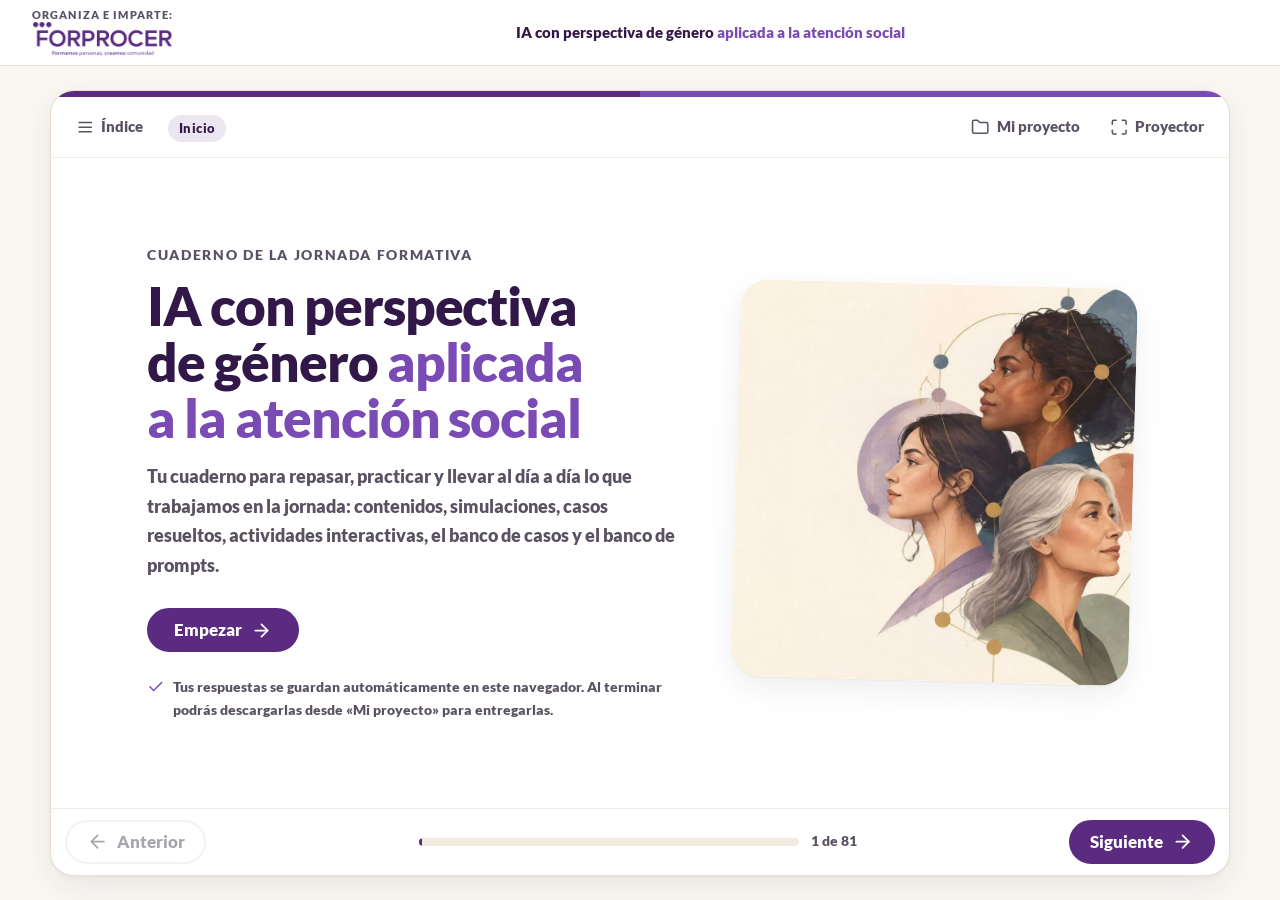
<file: index.html>
<!doctype html>
<html lang="es">
<head>
  <meta charset="utf-8">
  <meta name="viewport" content="width=device-width, initial-scale=1, viewport-fit=cover">
  <title>IA con perspectiva de género aplicada a la atención social · Forprocer</title>
  <meta name="description" content="Cuaderno de la jornada formativa: contenidos, simulaciones, casos resueltos, actividades interactivas, el banco de casos y el banco de prompts.">
  <link rel="icon" href="img/logos/principal.png">

  <!-- Tarjeta al compartir el enlace (dirección absoluta según la web de publicación). -->
  <meta property="og:type" content="website">
  <meta property="og:locale" content="es_ES">
  <meta property="og:site_name" content="Forprocer">
  <meta property="og:title" content="IA con perspectiva de género aplicada a la atención social">
  <meta property="og:description" content="Cuaderno de la jornada formativa: contenidos, simulaciones, casos resueltos, actividades interactivas, el banco de casos y el banco de prompts.">
  <meta property="og:url" content="">
  <meta property="og:image" content="img/compartir.jpg">
  <meta property="og:image:width" content="1200">
  <meta property="og:image:height" content="630">
  <meta property="og:image:alt" content="">
  <meta name="twitter:card" content="summary_large_image">
  <link rel="preload" href="fonts/lato-400.woff2" as="font" type="font/woff2" crossorigin>
  <link rel="preload" href="fonts/lato-700.woff2" as="font" type="font/woff2" crossorigin>
  <link rel="preload" href="fonts/lato-900.woff2" as="font" type="font/woff2" crossorigin>
  <link rel="stylesheet" href="css/base.css">
  <link rel="stylesheet" href="css/player.css">
  <link rel="stylesheet" href="css/componentes.css">
  <link rel="stylesheet" href="css/impresion.css">
  <link rel="stylesheet" href="css/tema.css">
  <script type="module" src="js/app.js"></script>
</head>
<body>
  <a class="saltar" href="#pantalla">Saltar al contenido</a>

  <!-- Iconos (trazos basados en Lucide, licencia ISC) -->
  <svg xmlns="http://www.w3.org/2000/svg" hidden>
    <symbol id="i-menu" viewBox="0 0 24 24"><path d="M4 6h16M4 12h16M4 18h16"/></symbol>
    <symbol id="i-flecha-izq" viewBox="0 0 24 24"><path d="M19 12H5"/><path d="m12 19-7-7 7-7"/></symbol>
    <symbol id="i-flecha-der" viewBox="0 0 24 24"><path d="M5 12h14"/><path d="m12 5 7 7-7 7"/></symbol>
    <symbol id="i-carpeta" viewBox="0 0 24 24"><path d="M4 20h16a2 2 0 0 0 2-2V8a2 2 0 0 0-2-2h-7.93a2 2 0 0 1-1.66-.9l-.82-1.2A2 2 0 0 0 7.93 3H4a2 2 0 0 0-2 2v13c0 1.1.9 2 2 2Z"/></symbol>
    <symbol id="i-proyector" viewBox="0 0 24 24"><path d="M8 3H5a2 2 0 0 0-2 2v3"/><path d="M21 8V5a2 2 0 0 0-2-2h-3"/><path d="M3 16v3a2 2 0 0 0 2 2h3"/><path d="M16 21h3a2 2 0 0 0 2-2v-3"/></symbol>
    <symbol id="i-bombilla" viewBox="0 0 24 24"><path d="M15 14c.2-1 .7-1.7 1.5-2.5 1-.9 1.5-2.2 1.5-3.5A6 6 0 0 0 6 8c0 1 .2 2.2 1.5 3.5.7.7 1.3 1.5 1.5 2.5"/><path d="M9 18h6"/><path d="M10 22h4"/></symbol>
    <symbol id="i-lapiz" viewBox="0 0 24 24"><path d="M17 3a2.85 2.83 0 1 1 4 4L7.5 20.5 2 22l1.5-5.5Z"/><path d="m15 5 4 4"/></symbol>
    <symbol id="i-reloj" viewBox="0 0 24 24"><path d="M10 2h4"/><path d="m12 14 3-3"/><circle cx="12" cy="14" r="8"/></symbol>
    <symbol id="i-play" viewBox="0 0 24 24"><path d="M6 3l14 9-14 9Z"/></symbol>
    <symbol id="i-pausa" viewBox="0 0 24 24"><rect x="6" y="4" width="4" height="16" rx="1"/><rect x="14" y="4" width="4" height="16" rx="1"/></symbol>
    <symbol id="i-reiniciar" viewBox="0 0 24 24"><path d="M3 12a9 9 0 1 0 9-9 9.75 9.75 0 0 0-6.74 2.74L3 8"/><path d="M3 3v5h5"/></symbol>
    <symbol id="i-mas" viewBox="0 0 24 24"><path d="M12 5v14M5 12h14"/></symbol>
    <symbol id="i-menos" viewBox="0 0 24 24"><path d="M5 12h14"/></symbol>
    <symbol id="i-cerrar" viewBox="0 0 24 24"><path d="M18 6 6 18"/><path d="m6 6 12 12"/></symbol>
    <symbol id="i-check" viewBox="0 0 24 24"><path d="M20 6 9 17l-5-5"/></symbol>
    <symbol id="i-candado" viewBox="0 0 24 24"><rect x="3" y="11" width="18" height="11" rx="2"/><path d="M7 11V7a5 5 0 0 1 10 0v4"/></symbol>
    <symbol id="i-descargar" viewBox="0 0 24 24"><path d="M21 15v4a2 2 0 0 1-2 2H5a2 2 0 0 1-2-2v-4"/><path d="m7 10 5 5 5-5"/><path d="M12 15V3"/></symbol>
    <symbol id="i-subir" viewBox="0 0 24 24"><path d="M21 15v4a2 2 0 0 1-2 2H5a2 2 0 0 1-2-2v-4"/><path d="m17 8-5-5-5 5"/><path d="M12 3v12"/></symbol>
    <symbol id="i-imprimir" viewBox="0 0 24 24"><path d="M6 18H4a2 2 0 0 1-2-2v-5a2 2 0 0 1 2-2h16a2 2 0 0 1 2 2v5a2 2 0 0 1-2 2h-2"/><path d="M6 9V3a1 1 0 0 1 1-1h10a1 1 0 0 1 1 1v6"/><rect x="6" y="14" width="12" height="8" rx="1"/></symbol>
    <symbol id="i-papelera" viewBox="0 0 24 24"><path d="M3 6h18"/><path d="M19 6v14c0 1-1 2-2 2H7c-1 0-2-1-2-2V6"/><path d="M8 6V4c0-1 1-2 2-2h4c1 0 2 1 2 2v2"/></symbol>
    <symbol id="i-desplegar" viewBox="0 0 24 24"><path d="m6 9 6 6 6-6"/></symbol>
    <symbol id="i-flecha-arriba" viewBox="0 0 24 24"><path d="m18 15-6-6-6 6"/></symbol>
    <symbol id="i-euro" viewBox="0 0 24 24"><path d="M4 10h12"/><path d="M4 14h9"/><path d="M19 6a7.7 7.7 0 0 0-5.2-2A7.9 7.9 0 0 0 6 12c0 4.4 3.5 8 7.8 8 2 0 3.8-.8 5.2-2"/></symbol>
    <symbol id="i-alerta" viewBox="0 0 24 24"><path d="m21.73 18-8-14a2 2 0 0 0-3.48 0l-8 14A2 2 0 0 0 4 21h16a2 2 0 0 0 1.73-3"/><path d="M12 9v4"/><path d="M12 17h.01"/></symbol>
    <!-- Iconos de contenido -->
    <symbol id="i-lupa" viewBox="0 0 24 24"><circle cx="11" cy="11" r="8"/><path d="m21 21-4.3-4.3"/></symbol>
    <symbol id="i-diana" viewBox="0 0 24 24"><circle cx="12" cy="12" r="10"/><circle cx="12" cy="12" r="6"/><circle cx="12" cy="12" r="2"/></symbol>
    <symbol id="i-planificar" viewBox="0 0 24 24"><rect x="8" y="2" width="8" height="4" rx="1"/><path d="M16 4h2a2 2 0 0 1 2 2v14a2 2 0 0 1-2 2H6a2 2 0 0 1-2-2V6a2 2 0 0 1 2-2h2"/><path d="M12 11h4"/><path d="M12 16h4"/><path d="M8 11h.01"/><path d="M8 16h.01"/></symbol>
    <symbol id="i-personas" viewBox="0 0 24 24"><path d="M16 21v-2a4 4 0 0 0-4-4H6a4 4 0 0 0-4 4v2"/><circle cx="9" cy="7" r="4"/><path d="M22 21v-2a4 4 0 0 0-3-3.87"/><path d="M16 3.13a4 4 0 0 1 0 7.75"/></symbol>
    <symbol id="i-grafico" viewBox="0 0 24 24"><path d="M3 3v18h18"/><path d="M18 17V9"/><path d="M13 17V5"/><path d="M8 17v-3"/></symbol>
    <symbol id="i-balanza" viewBox="0 0 24 24"><path d="m16 16 3-8 3 8c-.87.65-1.92 1-3 1s-2.13-.35-3-1Z"/><path d="m2 16 3-8 3 8c-.87.65-1.92 1-3 1s-2.13-.35-3-1Z"/><path d="M7 21h10"/><path d="M12 3v18"/><path d="M3 7h2c2 0 5-1 7-2 2 1 5 2 7 2h2"/></symbol>
    <symbol id="i-corazon" viewBox="0 0 24 24"><path d="M19 14c1.49-1.46 3-3.21 3-5.5A5.5 5.5 0 0 0 16.5 3c-1.76 0-3 .5-4.5 2-1.5-1.5-2.74-2-4.5-2A5.5 5.5 0 0 0 2 8.5c0 2.3 1.5 4.05 3 5.5l7 7Z"/></symbol>
    <symbol id="i-gafas" viewBox="0 0 24 24"><circle cx="6" cy="15" r="4"/><circle cx="18" cy="15" r="4"/><path d="M14 15a2 2 0 0 0-2-2 2 2 0 0 0-2 2"/><path d="M2.5 13 5 7c.7-1.3 1.4-2 3-2"/><path d="M21.5 13 19 7c-.7-1.3-1.5-2-3-2"/></symbol>
    <symbol id="i-brote" viewBox="0 0 24 24"><path d="M7 20h10"/><path d="M10 20c5.5-2.5.8-6.4 3-10"/><path d="M9.5 9.4c1.1.8 1.8 2.2 2.3 3.7-2 .4-3.5.4-4.8-.3-1.2-.6-2.3-1.9-3-4.2 2.8-.5 4.4 0 5.5.8z"/><path d="M14.1 6a7 7 0 0 0-1.1 4c1.9-.1 3.3-.6 4.3-1.4 1-1 1.6-2.3 1.7-4.6-2.7.1-4 1-4.9 2z"/></symbol>
    <symbol id="i-puzle" viewBox="0 0 24 24"><path d="M19.44 7.85c-.05.32.06.65.29.88l1.57 1.57c.47.47.7 1.09.7 1.7s-.23 1.24-.7 1.71l-1.61 1.61a.98.98 0 0 1-.84.28c-.47-.07-.8-.48-.97-.93a2.5 2.5 0 1 0-3.21 3.21c.45.17.85.5.92.97a.98.98 0 0 1-.27.84l-1.61 1.61a2.4 2.4 0 0 1-1.71.7 2.4 2.4 0 0 1-1.7-.7l-1.57-1.57a1.03 1.03 0 0 0-.88-.29c-.49.07-.84.5-1.02.97a2.5 2.5 0 1 1-3.24-3.24c.47-.18.9-.53.97-1.02a1.03 1.03 0 0 0-.29-.88l-1.57-1.57A2.4 2.4 0 0 1 2 12c0-.62.24-1.23.7-1.7L4.23 8.77c.24-.24.58-.35.92-.3.51.08.88.53 1.07 1.01a2.5 2.5 0 1 0 3.26-3.26c-.48-.2-.93-.56-1.01-1.07-.05-.34.06-.68.3-.92L10.3 2.7A2.4 2.4 0 0 1 12 2c.62 0 1.23.24 1.7.7l1.57 1.57c.23.23.56.34.88.29.49-.07.84-.5 1.02-.97a2.5 2.5 0 1 1 3.24 3.24c-.47.18-.9.53-.97 1.02Z"/></symbol>
    <symbol id="i-brujula" viewBox="0 0 24 24"><circle cx="12" cy="12" r="10"/><path d="m16.24 7.76-2.12 6.36-6.36 2.12 2.12-6.36 6.36-2.12z"/></symbol>
    <symbol id="i-mapa" viewBox="0 0 24 24"><path d="M14.1 5.55a2 2 0 0 0 1.8 0l3.65-1.83A1 1 0 0 1 21 4.62v12.76a1 1 0 0 1-.55.9l-4.56 2.27a2 2 0 0 1-1.78 0l-4.22-2.1a2 2 0 0 0-1.78 0l-3.66 1.83A1 1 0 0 1 3 19.38V6.62a1 1 0 0 1 .55-.9l4.56-2.27a2 2 0 0 1 1.78 0z"/><path d="M15 5.76v15"/><path d="M9 3.24v15"/></symbol>
    <symbol id="i-ciclo" viewBox="0 0 24 24"><path d="M3 12a9 9 0 0 1 9-9 9.75 9.75 0 0 1 6.74 2.74L21 8"/><path d="M21 3v5h-5"/><path d="M21 12a9 9 0 0 1-9 9 9.75 9.75 0 0 1-6.74-2.74L3 16"/><path d="M8 16H3v5"/></symbol>
    <symbol id="i-chispas" viewBox="0 0 24 24"><path d="M9.94 15.5A2 2 0 0 0 8.5 14.06l-6.13-1.58a.5.5 0 0 1 0-.96L8.5 9.94A2 2 0 0 0 9.94 8.5l1.58-6.13a.5.5 0 0 1 .96 0l1.58 6.13a2 2 0 0 0 1.44 1.44l6.13 1.58a.5.5 0 0 1 0 .96l-6.13 1.58a2 2 0 0 0-1.44 1.44l-1.58 6.13a.5.5 0 0 1-.96 0z"/></symbol>
    <symbol id="i-birrete" viewBox="0 0 24 24"><path d="M21.42 10.92a1 1 0 0 0-.02-1.84L12.83 5.18a2 2 0 0 0-1.66 0L2.6 9.08a1 1 0 0 0 0 1.83l8.57 3.91a2 2 0 0 0 1.66 0z"/><path d="M22 10v6"/><path d="M6 12.5V16a6 3 0 0 0 12 0v-3.5"/></symbol>
    <symbol id="i-documento" viewBox="0 0 24 24"><path d="M15 2H6a2 2 0 0 0-2 2v16a2 2 0 0 0 2 2h12a2 2 0 0 0 2-2V7Z"/><path d="M14 2v4a2 2 0 0 0 2 2h4"/><path d="M10 9H8"/><path d="M16 13H8"/><path d="M16 17H8"/></symbol>
    <symbol id="i-escudo" viewBox="0 0 24 24"><path d="M20 13c0 5-3.5 7.5-7.66 8.95a1 1 0 0 1-.67-.01C7.5 20.5 4 18 4 13V6a1 1 0 0 1 1-1c2 0 4.5-1.2 6.24-2.72a1.17 1.17 0 0 1 1.52 0C14.51 3.81 17 5 19 5a1 1 0 0 1 1 1z"/><path d="m9 12 2 2 4-4"/></symbol>
    <symbol id="i-cohete" viewBox="0 0 24 24"><path d="M4.5 16.5c-1.5 1.26-2 5-2 5s3.74-.5 5-2c.71-.84.7-2.13-.09-2.91a2.18 2.18 0 0 0-2.91-.09z"/><path d="m12 15-3-3a22 22 0 0 1 2-3.95A12.88 12.88 0 0 1 22 2c0 2.72-.78 7.5-6 11a22.35 22.35 0 0 1-4 2z"/><path d="M9 12H4s.55-3.03 2-4c1.62-1.08 5 0 5 0"/><path d="M12 15v5s3.03-.55 4-2c1.08-1.62 0-5 0-5"/></symbol>
    <symbol id="i-maletin" viewBox="0 0 24 24"><path d="M16 20V4a2 2 0 0 0-2-2h-4a2 2 0 0 0-2 2v16"/><rect x="2" y="6" width="20" height="14" rx="2"/></symbol>
    <symbol id="i-libro" viewBox="0 0 24 24"><path d="M2 3h6a4 4 0 0 1 4 4v14a3 3 0 0 0-3-3H2z"/><path d="M22 3h-6a4 4 0 0 0-4 4v14a3 3 0 0 1 3-3h7z"/></symbol>
    <symbol id="i-insignia" viewBox="0 0 24 24"><path d="M3.85 8.62a4 4 0 0 1 4.78-4.77 4 4 0 0 1 6.74 0 4 4 0 0 1 4.78 4.78 4 4 0 0 1 0 6.74 4 4 0 0 1-4.77 4.78 4 4 0 0 1-6.75 0 4 4 0 0 1-4.78-4.77 4 4 0 0 1 0-6.76Z"/><path d="m9 12 2 2 4-4"/></symbol>
    <symbol id="i-mundo" viewBox="0 0 24 24"><circle cx="12" cy="12" r="10"/><path d="M12 2a14.5 14.5 0 0 0 0 20 14.5 14.5 0 0 0 0-20"/><path d="M2 12h20"/></symbol>
    <symbol id="i-silla" viewBox="0 0 24 24"><path d="M19 9V6a2 2 0 0 0-2-2H7a2 2 0 0 0-2 2v3"/><path d="M3 16a2 2 0 0 0 2 2h14a2 2 0 0 0 2-2v-5a2 2 0 0 0-4 0v1.5a.5.5 0 0 1-.5.5h-9a.5.5 0 0 1-.5-.5V11a2 2 0 0 0-4 0z"/><path d="M5 18v2"/><path d="M19 18v2"/></symbol>
    <symbol id="i-bocadillo" viewBox="0 0 24 24"><path d="M7.9 20A9 9 0 1 0 4 16.1L2 22Z"/></symbol>
    <symbol id="i-casa" viewBox="0 0 24 24"><path d="M15 21v-8a1 1 0 0 0-1-1h-4a1 1 0 0 0-1 1v8"/><path d="M3 10a2 2 0 0 1 .71-1.53l7-6a2 2 0 0 1 2.58 0l7 6A2 2 0 0 1 21 10v9a2 2 0 0 1-2 2H5a2 2 0 0 1-2-2z"/></symbol>
    <symbol id="i-azar" viewBox="0 0 24 24"><path d="m18 14 4 4-4 4"/><path d="m18 2 4 4-4 4"/><path d="M2 18h1.4c1.3 0 2.5-.6 3.3-1.7l6.1-8.6c.7-1.1 2-1.7 3.3-1.7H22"/><path d="M2 6h1.4c1.3 0 2.5.6 3.3 1.7l.5.7"/><path d="M22 18h-5.9c-1.3 0-2.6-.7-3.3-1.8l-.5-.8"/></symbol>
    <symbol id="i-ampliar" viewBox="0 0 24 24"><circle cx="11" cy="11" r="8"/><path d="m21 21-4.3-4.3"/><path d="M11 8v6"/><path d="M8 11h6"/></symbol>
    <symbol id="i-ojo" viewBox="0 0 24 24"><path d="M2.06 12.35a1 1 0 0 1 0-.7 10.75 10.75 0 0 1 19.88 0 1 1 0 0 1 0 .7 10.75 10.75 0 0 1-19.88 0"/><circle cx="12" cy="12" r="3"/></symbol>
    <symbol id="i-persona" viewBox="0 0 24 24"><path d="M19 21v-2a4 4 0 0 0-4-4H9a4 4 0 0 0-4 4v2"/><circle cx="12" cy="7" r="4"/></symbol>
    <symbol id="i-llave" viewBox="0 0 24 24"><path d="M2.59 17.41A2 2 0 0 0 2 18.83V21a1 1 0 0 0 1 1h3a1 1 0 0 0 1-1v-1a1 1 0 0 1 1-1h1a1 1 0 0 0 1-1v-1a1 1 0 0 1 1-1h.17a2 2 0 0 0 1.42-.59l.81-.81a6.5 6.5 0 1 0-4-4z"/><circle cx="16.5" cy="7.5" r=".5"/></symbol>
    <symbol id="i-enlace" viewBox="0 0 24 24"><path d="M10 13a5 5 0 0 0 7.54.54l3-3a5 5 0 0 0-7.07-7.07l-1.72 1.71"/><path d="M14 11a5 5 0 0 0-7.54-.54l-3 3a5 5 0 0 0 7.07 7.07l1.71-1.71"/></symbol>
  </svg>

  <header class="marca">
    <div class="patrocinio">
      <span class="patrocinio__rotulo">Organiza e imparte:</span>
      <img class="logo-imagen" src="img/logos/principal.png" width="1200" height="293" alt="Forprocer · Formamos personas, creamos comunidad">
    </div>
    <p class="marca__titulo">IA con perspectiva de género <span class="t-secundario">aplicada a la atención social</span></p>
  </header>

  <main class="escenario">
    <article class="recuadro" id="recuadro" data-acento="principal">
      <div class="recuadro__barra">
        <button type="button" class="boton-barra" id="btn-indice" aria-haspopup="dialog">
          <svg class="icono" aria-hidden="true"><use href="#i-menu"/></svg><span class="boton-barra__texto">Índice</span>
        </button>
        <p class="recuadro__bloque" id="bloque-actual"></p>
        <div class="recuadro__acciones">
          <button type="button" class="boton-barra" id="btn-proyecto" aria-haspopup="dialog">
            <svg class="icono" aria-hidden="true"><use href="#i-carpeta"/></svg><span class="boton-barra__texto">Mi proyecto</span>
          </button>
          <button type="button" class="boton-barra" id="btn-proyector" aria-pressed="false" title="Modo proyector: pantalla completa y letra grande">
            <svg class="icono" aria-hidden="true"><use href="#i-proyector"/></svg><span class="boton-barra__texto">Proyector</span>
          </button>
        </div>
      </div>

      <section class="pantalla" id="pantalla" tabindex="-1" aria-labelledby="pantalla-titulo"></section>

      <nav class="recuadro__pie" aria-label="Navegación entre pantallas">
        <button type="button" class="boton" id="btn-anterior">
          <svg class="icono" aria-hidden="true"><use href="#i-flecha-izq"/></svg><span>Anterior</span>
        </button>
        <div class="progreso">
          <div class="progreso__barra" id="progreso" role="progressbar" aria-label="Avance en el recurso" aria-valuemin="0" aria-valuemax="100" aria-valuenow="0">
            <span class="progreso__relleno" id="progreso-relleno"></span>
          </div>
          <span class="progreso__texto" id="progreso-texto"></span>
        </div>
        <button type="button" class="boton boton--primario" id="btn-siguiente">
          <span>Siguiente</span><svg class="icono" aria-hidden="true"><use href="#i-flecha-der"/></svg>
        </button>
      </nav>
    </article>
  </main>

  <dialog class="dialogo dialogo--cajon" id="dlg-indice" aria-labelledby="dlg-indice-titulo">
    <div class="dialogo__cabecera">
      <h2 class="dialogo__titulo" id="dlg-indice-titulo">Índice</h2>
      <button type="button" class="boton-icono" data-cerrar aria-label="Cerrar índice">
        <svg class="icono" aria-hidden="true"><use href="#i-cerrar"/></svg>
      </button>
    </div>
    <nav class="dialogo__cuerpo" aria-label="Índice del recurso">
      <ol class="indice" id="lista-indice"></ol>
    </nav>
  </dialog>

  <dialog class="dialogo dialogo--modal" id="dlg-proyecto" aria-labelledby="dlg-proyecto-titulo">
    <div class="dialogo__cabecera">
      <h2 class="dialogo__titulo" id="dlg-proyecto-titulo">Mi proyecto</h2>
      <button type="button" class="boton-icono" data-cerrar aria-label="Cerrar">
        <svg class="icono" aria-hidden="true"><use href="#i-cerrar"/></svg>
      </button>
    </div>
    <div class="dialogo__cuerpo" id="contenido-proyecto"></div>
  </dialog>

  <div class="impresion" id="impresion"></div>

  <noscript><p class="sin-js">Este recurso necesita JavaScript activado para funcionar.</p></noscript>
</body>
</html>
</file>
<file: css/base.css>
/* ==========================================================================
   Base: fuentes, tokens de diseño, reset y elementos comunes
   ========================================================================== */

/* Las tipografías y los colores de marca los pone css/tema.css, que genera
   montar.py a partir del kit de marca del cliente y se carga después de este
   archivo. Aquí solo hay valores de respaldo neutros. */

:root {
  color-scheme: light;

  /* Color principal de la marca */
  --principal-900: #14304f;
  --principal-700: #1d4a78;
  --principal: #2b62a0;
  --principal-300: #9db8d9;
  --principal-100: #e3ecf6;
  --principal-50: #f3f7fb;

  /* Color secundario de la marca */
  --secundario-900: #0f4440;
  --secundario-700: #17645e;
  --secundario: #1f8078;
  --secundario-300: #93cbc5;
  --secundario-100: #e0f1ef;
  --secundario-50: #f2f9f8;

  /* Color de acento de la marca (logotipo, avisos de marca) */
  --terciario-900: #6b1a12;
  --terciario-700: #a3301f;
  --terciario: #c8452a;
  --terciario-100: #f8e0da;
  --terciario-50: #fcf2ef;

  /* Estados (no dependen de la marca) */
  --exito: #2f7d32;
  --exito-700: #22602a;
  --error: #c62828;
  --error-700: #a11c1c;

  /* Ejemplo (siempre ámbar) */
  --ejemplo-fondo: #fdf4dc;
  --ejemplo-borde: #e9b949;
  --ejemplo-etiqueta: #f5c451;
  --ejemplo-tinta: #4a3000;

  /* Ejercicio (siempre azul tinta) */
  --ejercicio: #22507f;
  --ejercicio-fondo: #eaf1f9;
  --ejercicio-borde: #6f97c6;
  --ejercicio-campo: #c3d3e6;

  /* Neutros */
  --crema: #fbf7f0;
  --papel: #ffffff;
  --tinta: #26202e;
  --tinta-suave: #5a5263;
  --linea: #e7dfd3;
  --linea-suave: #f1ebe2;

  /* Acento de la pantalla actual (lo cambia data-acento) */
  --acento: var(--principal);
  --acento-fuerte: var(--principal-900);
  --acento-suave: var(--principal-100);
  --acento-muy-suave: var(--principal-50);

  --fuente: system-ui, -apple-system, "Segoe UI", Roboto, "Helvetica Neue", Arial, sans-serif;
  --radio: 18px;
  --radio-s: 10px;
  --sombra: 0 1px 2px rgb(38 32 46 / 0.05), 0 10px 30px rgb(38 32 46 / 0.08);
  --sombra-alta: 0 20px 60px rgb(38 32 46 / 0.25);
}

[data-acento="principal"] {
  --acento: var(--principal);
  --acento-fuerte: var(--principal-900);
  --acento-suave: var(--principal-100);
  --acento-muy-suave: var(--principal-50);
}
[data-acento="terciario"] {
  --acento: var(--terciario);
  --acento-fuerte: var(--terciario-900);
  --acento-suave: var(--terciario-100);
  --acento-muy-suave: var(--terciario-50);
}
[data-acento="secundario"] {
  --acento: var(--secundario);
  --acento-fuerte: var(--secundario-900);
  --acento-suave: var(--secundario-100);
  --acento-muy-suave: var(--secundario-50);
}

*, *::before, *::after { box-sizing: border-box; }

html { -webkit-text-size-adjust: 100%; text-size-adjust: 100%; }

body {
  margin: 0;
  font-family: var(--fuente);
  font-size: 1.0625rem;
  line-height: 1.6;
  color: var(--tinta);
  background: var(--crema);
  -webkit-font-smoothing: antialiased;
}

img, svg { display: block; max-width: 100%; }
img { height: auto; }
button, input, textarea, select { font: inherit; color: inherit; }
button { cursor: pointer; }
a { color: var(--acento); text-underline-offset: 0.15em; }

:focus-visible {
  outline: 3px solid var(--principal);
  outline-offset: 2px;
  border-radius: 6px;
}
[tabindex="-1"]:focus { outline: none; }
[hidden] { display: none !important; }

.visualmente-oculto {
  position: absolute !important;
  width: 1px; height: 1px;
  margin: -1px; padding: 0;
  overflow: hidden;
  clip: rect(0 0 0 0);
  white-space: nowrap;
  border: 0;
}

.saltar {
  position: absolute;
  left: 1rem;
  top: -5rem;
  z-index: 100;
  padding: 0.6rem 1rem;
  background: var(--principal-900);
  color: #fff;
  font-weight: 800;
  border-radius: var(--radio-s);
  text-decoration: none;
}
.saltar:focus { top: 1rem; }

.icono {
  width: 1.25em;
  height: 1.25em;
  flex: none;
  fill: none;
  stroke: currentColor;
  stroke-width: 2;
  stroke-linecap: round;
  stroke-linejoin: round;
}

.t-principal { color: var(--principal); }
.t-secundario { color: var(--secundario); }

/* --- Botones ------------------------------------------------------------ */

.boton {
  display: inline-flex;
  align-items: center;
  justify-content: center;
  gap: 0.5em;
  min-height: 44px;
  padding: 0.55em 1.15em;
  border: 2px solid var(--linea);
  border-radius: 999px;
  background: var(--papel);
  color: var(--tinta);
  font-weight: 800;
  line-height: 1.2;
  white-space: nowrap;
  text-decoration: none;
  transition: background-color 0.15s, border-color 0.15s, color 0.15s, transform 0.1s;
}
.boton:hover:not(:disabled) { border-color: var(--acento); color: var(--acento-fuerte); }
.boton:active:not(:disabled) { transform: translateY(1px); }
.boton:disabled { opacity: 0.4; cursor: not-allowed; }

.boton--primario {
  background: var(--acento);
  border-color: var(--acento);
  color: #fff;
}
.boton--primario:hover:not(:disabled) {
  background: var(--acento-fuerte);
  border-color: var(--acento-fuerte);
  color: #fff;
}

.boton--peligro { color: var(--error-700); }
.boton--peligro:hover:not(:disabled) { border-color: var(--error); color: var(--error-700); background: #fdeeee; }

.boton--pequeno { min-height: 36px; padding: 0.35em 0.85em; font-size: 0.9rem; }

.boton-icono {
  display: inline-grid;
  place-items: center;
  width: 44px;
  height: 44px;
  padding: 0;
  border: 0;
  border-radius: 999px;
  background: transparent;
  color: var(--tinta-suave);
}
.boton-icono:hover { background: var(--linea-suave); color: var(--tinta); }

.sin-js {
  margin: 2rem;
  padding: 1rem;
  background: #fff;
  border: 2px solid var(--error);
  border-radius: var(--radio-s);
}

@media (prefers-reduced-motion: reduce) {
  *, *::before, *::after {
    animation-duration: 0.01ms !important;
    animation-iteration-count: 1 !important;
    transition-duration: 0.01ms !important;
    scroll-behavior: auto !important;
  }
}
</file>
<file: css/player.css>
/* ==========================================================================
   Marco del reproductor: cabecera con logos, recuadro, barra, pie, diálogos
   ========================================================================== */

/* --- Cabecera con logos (siempre visible) -------------------------------- */

.marca {
  display: grid;
  grid-template-columns: auto 1fr auto;
  align-items: center;
  gap: 1.5rem;
  padding: 0.55rem clamp(1rem, 3vw, 2rem);
  padding-top: calc(0.55rem + env(safe-area-inset-top, 0px));
  background: var(--papel);
  border-bottom: 1px solid var(--linea);
}

.patrocinio {
  display: flex;
  flex-direction: column;
  gap: 0.15rem;
  min-width: 0;
}
.patrocinio--derecha { align-items: flex-start; }
.patrocinio__logos { display: flex; align-items: center; gap: 1rem; flex-wrap: wrap; }

.patrocinio__rotulo {
  font-size: 0.7rem;
  font-weight: 800;
  letter-spacing: 0.1em;
  text-transform: uppercase;
  color: var(--tinta-suave);
  line-height: 1;
}

.logo-marca {
  display: flex;
  align-items: center;
  gap: 0.5rem;
  color: var(--terciario);
  text-decoration: none;
}
.logo-marca img { width: 46px; height: 46px; }
.logo-marca__nombre {
  display: flex;
  flex-direction: column;
  font-size: 1.35rem;
  font-weight: 900;
  line-height: 1.05;
  letter-spacing: -0.01em;
}
.logo-marca__nombre small {
  font-size: 0.68rem;
  font-weight: 700;
  letter-spacing: 0.02em;
  color: var(--tinta-suave);
}

/* Los logos del kit llegan recortados al contenido (sin márgenes transparentes),
   así que su altura visible es la altura de la caja. */
.logo-imagen { height: 34px; width: auto; max-width: 320px; object-fit: contain; }

.marca__titulo {
  margin: 0;
  text-align: center;
  font-size: 0.95rem;
  font-weight: 800;
  line-height: 1.3;
  color: var(--principal-900);
  text-wrap: balance;
}

@media (max-width: 1100px) {
  .marca { grid-template-columns: auto auto; justify-content: space-between; }
  .marca__titulo { display: none; }
}
@media (max-width: 720px) {
  .marca { gap: 0.75rem; }
  .logo-marca img { width: 30px; height: 30px; }
  .logo-marca__nombre { font-size: 1.05rem; }
  .logo-marca__nombre small { display: none; }
  .logo-imagen { height: 20px; max-width: 170px; }
}
@media (max-width: 440px) {
  .logo-imagen { height: 17px; max-width: 150px; }
  .logo-marca img { width: 26px; height: 26px; }
  .logo-marca__nombre { font-size: 0.95rem; }
}

/* --- Escenario y recuadro ------------------------------------------------ */

.escenario {
  display: flex;
  justify-content: center;
  padding: clamp(0.75rem, 2vw, 1.5rem) clamp(1rem, 3vw, 2rem);
  padding-bottom: calc(clamp(0.75rem, 2vw, 1.5rem) + env(safe-area-inset-bottom, 0px));
}

.recuadro {
  position: relative;
  display: flex;
  flex-direction: column;
  width: 100%;
  max-width: 1180px;
  background: var(--papel);
  border: 1px solid var(--linea);
  border-radius: 24px;
  box-shadow: var(--sombra);
  overflow: clip;
}
.recuadro::before {
  content: "";
  flex: none;
  height: 6px;
  background: linear-gradient(90deg, var(--principal) 0 50%, var(--secundario) 50% 100%);
}

/* En pantallas amplias el recuadro ocupa el alto disponible y el contenido
   se desplaza dentro (comportamiento tipo SCORM). */
@media (min-width: 721px) and (min-height: 560px) {
  body {
    height: 100vh;
    height: 100dvh;
    display: flex;
    flex-direction: column;
    overflow: hidden;
  }
  .escenario { flex: 1; min-height: 0; }
  .recuadro { height: 100%; }
  .pantalla { overflow-y: auto; overscroll-behavior: contain; }
  /* Pantallas de poco contenido: centradas en vertical, para que no quede todo
     arriba y el recuadro medio vacío. Con margin auto, si el contenido no cabe
     vuelve a empezar arriba (y se desplaza como siempre). */
  .pantalla:has(> .pantalla__interior) { display: flex; flex-direction: column; }
  .pantalla > .pantalla__interior { width: 100%; margin: auto; }
}

/* --- Barra superior del recuadro ---------------------------------------- */

.recuadro__barra {
  display: flex;
  align-items: center;
  gap: 0.75rem;
  padding: 0.5rem 0.75rem;
  border-bottom: 1px solid var(--linea-suave);
}

.recuadro__bloque {
  flex: 1;
  min-width: 0;
  margin: 0;
}
.recuadro__bloque span {
  display: inline-block;
  max-width: 100%;
  padding: 0.25em 0.85em;
  border-radius: 999px;
  background: var(--acento-suave);
  color: var(--acento-fuerte);
  font-size: 0.8rem;
  font-weight: 800;
  letter-spacing: 0.03em;
  white-space: nowrap;
  overflow: hidden;
  text-overflow: ellipsis;
  vertical-align: middle;
}

.recuadro__acciones { display: flex; gap: 0.25rem; }

.boton-barra {
  display: inline-flex;
  align-items: center;
  gap: 0.45rem;
  min-height: 44px;
  padding: 0.4rem 0.8rem;
  border: 0;
  border-radius: 999px;
  background: transparent;
  color: var(--tinta-suave);
  font-weight: 800;
  font-size: 0.92rem;
}
.boton-barra:hover { background: var(--linea-suave); color: var(--tinta); }
.boton-barra[aria-pressed="true"] { background: var(--acento-suave); color: var(--acento-fuerte); }

@media (max-width: 640px) {
  .boton-barra__texto { display: none; }
  .boton-barra { padding: 0.4rem 0.7rem; }
}

/* --- Zona de la pantalla ------------------------------------------------- */

.pantalla {
  flex: 1;
  min-height: 0;
  scroll-padding-top: 1rem;
}

.pantalla__interior {
  max-width: 52rem;
  margin: 0 auto;
  padding: clamp(1.25rem, 3vw, 2.5rem) clamp(1rem, 4vw, 3rem) clamp(2rem, 4vw, 3.5rem);
}

/* Entrada suave de cada pantalla */
.pantalla > * { animation: aparecer 0.35s ease-out both; }
@keyframes aparecer {
  from { opacity: 0; transform: translateY(8px); }
  to { opacity: 1; transform: none; }
}

/* --- Pie de navegación --------------------------------------------------- */

.recuadro__pie {
  display: flex;
  align-items: center;
  gap: 1rem;
  padding: 0.7rem 0.9rem;
  border-top: 1px solid var(--linea-suave);
  background: var(--papel);
}

.progreso {
  flex: 1;
  display: flex;
  align-items: center;
  justify-content: center;
  gap: 0.75rem;
  min-width: 0;
}
.progreso__barra {
  flex: 1;
  max-width: 380px;
  height: 8px;
  border-radius: 999px;
  background: var(--linea-suave);
  overflow: hidden;
}
.progreso__relleno {
  display: block;
  height: 100%;
  width: 0;
  border-radius: inherit;
  background: var(--acento);
  transition: width 0.35s ease, background-color 0.35s;
}
.progreso__texto {
  flex: none;
  font-size: 0.85rem;
  font-weight: 700;
  color: var(--tinta-suave);
  font-variant-numeric: tabular-nums;
}

@media (max-width: 720px) {
  .escenario { padding-inline: 0.75rem; }
  .recuadro { border-radius: 18px; }
  .recuadro__pie {
    position: sticky;
    bottom: 0;
    z-index: 5;
    gap: 0.5rem;
    padding-bottom: calc(0.7rem + env(safe-area-inset-bottom, 0px));
    box-shadow: 0 -6px 18px rgb(38 32 46 / 0.06);
  }
}
@media (max-width: 480px) {
  .recuadro__pie .boton span { display: none; }
  .recuadro__pie .boton { padding-inline: 0.8em; }
  .progreso__barra { display: none; }
}

/* --- Modo proyector ------------------------------------------------------ */

html.modo-proyector { font-size: 118%; }
html.modo-proyector .pantalla__interior { max-width: 60rem; }
html.modo-proyector .escenario { padding: 0.75rem; }
html.modo-proyector .recuadro { max-width: none; }

/* --- Diálogos ------------------------------------------------------------ */

.dialogo {
  padding: 0;
  border: 0;
  background: var(--papel);
  color: var(--tinta);
  box-shadow: var(--sombra-alta);
}
.dialogo::backdrop { background: rgb(38 32 46 / 0.45); }

.dialogo[open] { display: flex; flex-direction: column; }

.dialogo--modal {
  width: min(760px, calc(100vw - 2rem));
  max-height: calc(100dvh - 2rem);
  border-radius: 22px;
}

.dialogo--cajon {
  /* Cajón de altura completa: ocupa todo el alto de la ventana aunque los
     bloques estén plegados y sobre sitio debajo. */
  margin: 0 auto 0 0;
  width: min(400px, 90vw);
  height: 100dvh;
  max-height: 100dvh;
  border-radius: 0 22px 22px 0;
}
.dialogo--cajon[open] { animation: entrar-izq 0.25s ease-out; }
@keyframes entrar-izq { from { transform: translateX(-100%); } to { transform: none; } }

.dialogo__cabecera {
  display: flex;
  align-items: center;
  justify-content: space-between;
  gap: 1rem;
  padding: 1rem 1rem 0.75rem 1.5rem;
  border-bottom: 1px solid var(--linea-suave);
}
.dialogo__titulo {
  margin: 0;
  font-size: 1.3rem;
  font-weight: 900;
  color: var(--principal-900);
}
.dialogo__cuerpo {
  /* `flex: 1 1 auto`, no `flex: 1`: el cuerpo parte del alto de su contenido.
     Con `flex: 1` (base 0%) y un diálogo sin alto definido —«Mi proyecto» solo
     tiene max-height— el cuerpo colapsa y el diálogo se queda en la cabecera. */
  flex: 1 1 auto;
  min-height: 0;
  overflow-y: auto;
  padding: 1rem 1.5rem 1.5rem;
}

/* --- Índice -------------------------------------------------------------- */

.indice, .indice ol { list-style: none; margin: 0; padding: 0; }

.indice__bloque { padding: 0.6rem 0; border-bottom: 1px solid var(--linea-suave); }
.indice__bloque:last-child { border-bottom: 0; }

.indice__bloque-titulo {
  display: flex;
  align-items: center;
  gap: 0.55rem;
  margin: 0 0 0.25rem;
  font-size: 0.95rem;
  font-weight: 900;
  color: var(--acento-fuerte);
}
.indice__bloque-titulo::before {
  content: "";
  flex: none;
  width: 10px;
  height: 10px;
  border-radius: 999px;
  background: var(--acento);
}

/* Bloques plegables: <details> nativo, sin el triángulo del navegador. */
.indice__desplegable > summary { list-style: none; cursor: pointer; }
.indice__desplegable > summary::-webkit-details-marker { display: none; }
.indice__desplegable > summary::marker { content: ""; }
.indice__desplegable > summary:hover { color: var(--acento-fuerte); }
.indice__desplegable > summary:focus-visible {
  outline: 2px solid var(--acento);
  outline-offset: 2px;
  border-radius: var(--radio-s);
}
.indice__flecha {
  flex: none;
  margin-left: auto;
  width: 1rem;
  height: 1rem;
  color: var(--acento);
  transition: transform 0.2s;
}
.indice__desplegable[open] > summary .indice__flecha { transform: rotate(180deg); }
@media (prefers-reduced-motion: reduce) { .indice__flecha { transition: none; } }

.indice__bloque--pendiente .indice__bloque-titulo { color: var(--tinta-suave); font-weight: 700; }
.indice__bloque--pendiente .indice__bloque-titulo::before { background: var(--linea); }
.indice__pendiente {
  display: inline-flex;
  align-items: center;
  gap: 0.3rem;
  margin-left: auto;
  font-size: 0.72rem;
  font-weight: 700;
  color: var(--tinta-suave);
  white-space: nowrap;
}
.indice__pendiente .icono { width: 0.9rem; height: 0.9rem; }

.indice__enlace {
  display: flex;
  align-items: center;
  gap: 0.5rem;
  min-height: 40px;
  padding: 0.35rem 0.7rem 0.35rem 1.4rem;
  border-radius: var(--radio-s);
  color: var(--tinta);
  text-decoration: none;
  font-weight: 600;
  line-height: 1.3;
}
.indice__enlace:hover { background: var(--acento-muy-suave); }
.indice__enlace[aria-current="page"] {
  background: var(--acento-suave);
  color: var(--acento-fuerte);
  font-weight: 800;
}
.indice__visto { margin-left: auto; color: var(--secundario); width: 1.1rem; height: 1.1rem; }
</file>
<file: css/componentes.css>
/* ==========================================================================
   Componentes de contenido
   ========================================================================== */

/* --- Jerarquía de títulos ------------------------------------------------ */

.antetitulo {
  margin: 0 0 0.35rem;
  font-size: 0.8rem;
  font-weight: 900;
  letter-spacing: 0.12em;
  text-transform: uppercase;
  color: var(--acento);
}

.pantalla__titulo {
  margin: 0 0 1.25rem;
  font-size: clamp(1.65rem, 1.2rem + 1.6vw, 2.45rem);
  font-weight: 900;
  line-height: 1.12;
  letter-spacing: -0.015em;
  color: var(--acento-fuerte);
  text-wrap: balance;
}

.entradilla {
  margin: 0 0 1.5rem;
  font-size: 1.2rem;
  line-height: 1.5;
  color: var(--tinta-suave);
}

.subtitulo {
  display: flex;
  align-items: baseline;
  gap: 0.6rem;
  margin: 2.25rem 0 0.85rem;
  font-size: 1.4rem;
  font-weight: 900;
  line-height: 1.25;
  color: var(--acento-fuerte);
}
.subtitulo::before {
  content: "";
  flex: none;
  align-self: stretch;
  width: 6px;
  border-radius: 999px;
  background: var(--acento);
}

.subsubtitulo {
  margin: 1.5rem 0 0.5rem;
  font-size: 1.12rem;
  font-weight: 800;
  color: var(--tinta);
}

.texto p { margin: 0 0 1em; }
.texto ul, .texto ol { margin: 0 0 1em; padding-left: 1.4em; }
.texto li { margin-bottom: 0.35em; }
.texto li::marker { color: var(--acento); font-weight: 900; }
.texto strong { font-weight: 800; }

/* --- Etiquetas de tipo --------------------------------------------------- */

.etiqueta {
  display: inline-flex;
  align-items: center;
  gap: 0.4em;
  padding: 0.3em 0.85em 0.3em 0.7em;
  border-radius: 999px;
  font-size: 0.78rem;
  font-weight: 900;
  font-style: normal;
  letter-spacing: 0.12em;
  text-transform: uppercase;
  line-height: 1.2;
}
.etiqueta .icono { width: 1.15em; height: 1.15em; }

/* --- EJEMPLO: siempre ámbar, bombilla y negrita --------------------------- */

.ejemplo {
  margin: 1.75rem 0;
  padding: 1.1rem 1.4rem 1.3rem;
  background: var(--ejemplo-fondo);
  border: 2px solid var(--ejemplo-borde);
  border-left-width: 10px;
  border-radius: var(--radio);
}
.etiqueta--ejemplo { background: var(--ejemplo-etiqueta); color: var(--ejemplo-tinta); }

.ejemplo__titulo {
  margin: 0.75rem 0 0.25rem;
  font-weight: 900;
  color: var(--ejemplo-tinta);
}
.ejemplo__texto {
  margin: 0.75rem 0 0;
  font-weight: 800;
  line-height: 1.55;
}
.ejemplo__texto p { margin: 0 0 0.6em; }
.ejemplo__texto p:last-child { margin-bottom: 0; }

.ejemplo__comparacion {
  display: grid;
  grid-template-columns: repeat(auto-fit, minmax(15rem, 1fr));
  gap: 0.9rem;
  margin-top: 0.9rem;
}
.ejemplo__caso {
  padding: 0.85rem 1rem 1rem;
  background: var(--papel);
  border-radius: var(--radio-s);
  border: 2px dashed #d6c7a8;
}
.ejemplo__caso--enfoque {
  border: 2px solid transparent;
  background:
    linear-gradient(var(--papel), var(--papel)) padding-box,
    linear-gradient(135deg, var(--principal), var(--secundario)) border-box;
}
.ejemplo__caso-etiqueta {
  margin: 0 0 0.35rem;
  font-size: 0.78rem;
  font-weight: 900;
  letter-spacing: 0.08em;
  text-transform: uppercase;
  color: var(--tinta-suave);
}
.ejemplo__caso--enfoque .ejemplo__caso-etiqueta { color: var(--principal); }
.ejemplo__caso .ejemplo__texto { margin: 0; }

/* --- EJERCICIO: siempre azul tinta, lápiz, cursiva y pausa ---------------- */

.ejercicio {
  margin: 2rem 0;
  padding: 1.15rem 1.4rem 1.5rem;
  background-color: var(--ejercicio-fondo);
  background-image: radial-gradient(rgb(34 80 127 / 0.09) 1px, transparent 1.5px);
  background-size: 18px 18px;
  border: 2px dashed var(--ejercicio-borde);
  border-radius: var(--radio);
}
.etiqueta--ejercicio { background: var(--ejercicio); color: #fff; }

.ejercicio__cabecera {
  display: flex;
  flex-wrap: wrap;
  align-items: center;
  gap: 0.5rem 0.9rem;
}
.ejercicio__titulo {
  margin: 0;
  font-size: 1.15rem;
  font-weight: 900;
  font-style: italic;
  color: var(--ejercicio);
}
.ejercicio__enunciado {
  margin: 0.9rem 0 0;
  font-style: italic;
  font-size: 1.08rem;
  line-height: 1.55;
}
.ejercicio__enunciado p { margin: 0 0 0.6em; }
.ejercicio__campos { display: grid; gap: 1.1rem; margin-top: 1.1rem; }

/* --- Temporizador de pausa ---------------------------------------------- */

.temporizador {
  position: relative;
  display: flex;
  flex-wrap: wrap;
  align-items: center;
  gap: 0.6rem 1rem;
  margin: 1rem 0 0.25rem;
  padding: 0.7rem 0.9rem 0.85rem;
  background: var(--papel);
  border: 1px solid var(--ejercicio-campo);
  border-radius: 14px;
  overflow: hidden;
}
.temporizador::after {
  content: "";
  position: absolute;
  left: 0;
  bottom: 0;
  height: 4px;
  width: var(--avance, 0%);
  background: var(--ejercicio);
  transition: width 0.25s linear;
}
.temporizador__rotulo {
  display: flex;
  align-items: center;
  gap: 0.45rem;
  font-weight: 800;
  font-size: 0.92rem;
  color: var(--ejercicio);
}
.temporizador__tiempo {
  min-width: 4.2ch;
  font-size: 1.6rem;
  font-weight: 900;
  font-variant-numeric: tabular-nums;
  color: var(--tinta);
  line-height: 1;
}
.temporizador__controles { display: flex; flex-wrap: wrap; align-items: center; gap: 0.35rem; margin-left: auto; }
.temporizador .boton-icono { width: 36px; height: 36px; border: 1px solid var(--ejercicio-campo); }
.temporizador .boton { --acento: var(--ejercicio); --acento-fuerte: #173a5e; }
.temporizador__aviso {
  flex-basis: 100%;
  margin: 0;
  font-weight: 800;
  color: var(--ejemplo-tinta);
}
.temporizador__aviso:empty { display: none; }
@media (max-width: 520px) {
  .ejemplo, .ejercicio { padding-inline: 0.95rem; }
  .ejemplo { border-left-width: 7px; }
  .temporizador { padding-inline: 0.75rem; }
  .temporizador__controles { flex-basis: 100%; flex-wrap: nowrap; margin-left: 0; }
  .temporizador__controles .boton { margin-left: auto; }
  .temporizador .boton-icono { width: 34px; height: 34px; }
}
.temporizador.es-fin { background: var(--ejemplo-fondo); border-color: var(--ejemplo-borde); }
.temporizador.es-fin .temporizador__tiempo { animation: latido 1s ease-in-out 3; }
@keyframes latido { 50% { transform: scale(1.12); } }

/* --- Campos de respuesta ------------------------------------------------- */

.campo { display: grid; gap: 0.4rem; }
.campo__etiqueta {
  font-weight: 800;
  font-style: normal;
  color: var(--tinta);
}
.campo__ayuda { margin: -0.2rem 0 0; font-size: 0.9rem; color: var(--tinta-suave); font-style: normal; }
.campo__area,
.campo__entrada {
  width: 100%;
  padding: 0.75rem 0.95rem;
  background: var(--papel);
  border: 2px solid var(--ejercicio-campo);
  border-radius: 12px;
  font-style: normal;
  line-height: 1.5;
  transition: border-color 0.15s, box-shadow 0.15s;
}
.campo__area { resize: vertical; min-height: 6.5rem; }
.campo__area:focus,
.campo__entrada:focus {
  outline: none;
  border-color: var(--ejercicio);
  box-shadow: 0 0 0 4px rgb(34 80 127 / 0.15);
}
.campo__estado {
  display: flex;
  align-items: center;
  gap: 0.35rem;
  min-height: 1.3em;
  font-size: 0.82rem;
  font-style: normal;
  color: var(--tinta-suave);
}
.campo__estado .icono { width: 1em; height: 1em; color: var(--exito); }
.campo__estado--error { color: var(--error-700); font-weight: 700; }

/* --- Destacado ----------------------------------------------------------- */

.destacado {
  display: flex;
  gap: 1rem;
  align-items: flex-start;
  margin: 1.75rem 0;
  padding: 1.1rem 1.35rem;
  background: var(--acento-muy-suave);
  border: 1px solid var(--acento-suave);
  border-radius: var(--radio);
  font-size: 1.08rem;
  line-height: 1.55;
}
.destacado__icono {
  display: grid;
  place-items: center;
  flex: none;
  width: 2.75rem;
  height: 2.75rem;
  border-radius: 999px;
  background: var(--acento);
  color: #fff;
}
.destacado__icono .icono { width: 1.4rem; height: 1.4rem; }
.destacado__texto p { margin: 0 0 0.6em; }
.destacado__texto p:last-child { margin-bottom: 0; }
.destacado__texto strong { color: var(--acento-fuerte); font-weight: 900; }

/* --- Tarjetas ------------------------------------------------------------ */

.tarjetas-bloque, .fases-bloque { margin: 1.75rem 0; }

.tarjetas__intro {
  margin: 0 0 0.9rem;
  font-weight: 800;
  font-size: 1.08rem;
}

.tarjetas {
  display: grid;
  grid-template-columns: repeat(auto-fill, minmax(10.25rem, 1fr));
  gap: 0.75rem;
  margin: 0;
  padding: 0;
  list-style: none;
}
.tarjeta {
  display: flex;
  flex-direction: column;
  gap: 0.6rem;
  padding: 1rem 1.05rem 1.1rem;
  background: var(--acento-muy-suave);
  border: 1px solid var(--acento-suave);
  border-top: 4px solid var(--acento);
  border-radius: 14px;
  line-height: 1.4;
}
.tarjeta__marca {
  display: grid;
  place-items: center;
  width: 2.5rem;
  height: 2.5rem;
  border-radius: 12px;
  background: var(--acento-suave);
  color: var(--acento-fuerte);
  font-weight: 900;
  font-size: 1.1rem;
}
.tarjeta__marca .icono { width: 1.35rem; height: 1.35rem; }
.tarjeta__texto { font-weight: 700; }
.tarjeta__texto strong { font-weight: 900; color: var(--acento-fuerte); }

/* Compactas: una línea con icono al lado */
.tarjetas--compactas { grid-template-columns: repeat(auto-fill, minmax(16rem, 1fr)); gap: 0.6rem; }
.tarjetas--compactas .tarjeta {
  flex-direction: row;
  align-items: center;
  padding: 0.7rem 0.9rem;
  border-top-width: 1px;
  border-left: 4px solid var(--acento);
}
.tarjetas--compactas .tarjeta__marca { flex: none; width: 2.2rem; height: 2.2rem; border-radius: 999px; }

/* Destacadas: pocas tarjetas (2-4) que son todo el contenido de la pantalla.
   Más grandes, y la pantalla se centra en vertical (ver player.css) para que
   no quede todo arriba y el recuadro medio vacío. */
.tarjetas--destacadas { grid-template-columns: repeat(auto-fit, minmax(14rem, 1fr)); gap: 1rem; }
.tarjetas-bloque:has(.tarjetas--destacadas) { margin-top: clamp(1.75rem, 12vh - 4rem, 3.5rem); }
.tarjetas--destacadas .tarjeta {
  align-items: center;
  gap: 0.85rem;
  padding: 1.6rem 1.3rem 1.75rem;
  border-top-width: 6px;
  border-radius: 18px;
  text-align: center;
}
.tarjetas--destacadas .tarjeta__marca { width: 4.25rem; height: 4.25rem; border-radius: 999px; }
.tarjetas--destacadas .tarjeta__marca .icono { width: 2.2rem; height: 2.2rem; }
.tarjetas--destacadas .tarjeta__texto { font-weight: 600; font-size: 1.08rem; line-height: 1.5; }
.tarjetas--destacadas .tarjeta__texto strong { display: block; margin-bottom: 0.35rem; font-size: 1.4rem; line-height: 1.2; }
/* Sin rótulo en negrita: el propio texto hace de encabezado */
.tarjetas--destacadas .tarjeta__texto:not(:has(strong)) { font-weight: 800; font-size: 1.2rem; line-height: 1.4; color: var(--acento-fuerte); }

/* Numeradas: lista vertical de apartados largos, sin caja */
.tarjetas-bloque:has(.tarjetas--numeradas) { margin-top: 2.25rem; }
.tarjetas-bloque:has(.tarjetas--numeradas) .tarjetas__intro { margin-bottom: 1.6rem; }
.tarjetas--numeradas { grid-template-columns: 1fr; gap: 0; }
.tarjetas--numeradas .tarjeta {
  flex-direction: row;
  align-items: flex-start;
  gap: 1rem;
  padding: 0.9rem 0;
  background: none;
  border: 0;
  border-bottom: 1px dashed var(--linea);
  border-radius: 0;
}
.tarjetas--numeradas .tarjeta:last-child { border-bottom: 0; }
.tarjetas--numeradas .tarjeta__marca {
  flex: none;
  width: 2.3rem;
  height: 2.3rem;
  border-radius: 999px;
  background: var(--acento);
  color: #fff;
  font-size: 1rem;
}
.tarjetas--numeradas .tarjeta__texto { padding-top: 0.3rem; font-weight: 600; font-size: 1.05rem; line-height: 1.5; }

/* Lista: icono + texto, sin caja (para listas que no deben pesar tanto) */
.tarjetas--lista {
  grid-template-columns: repeat(auto-fill, minmax(18rem, 1fr));
  gap: 0 2rem;
}
.tarjetas--lista .tarjeta {
  flex-direction: row;
  align-items: center;
  gap: 0.8rem;
  padding: 0.7rem 0;
  background: none;
  border: 0;
  border-bottom: 1px dashed var(--linea);
  border-radius: 0;
}
.tarjetas--lista .tarjeta__marca {
  flex: none;
  width: 2.3rem;
  height: 2.3rem;
  border-radius: 999px;
  background: var(--acento-suave);
  color: var(--acento);
}
.tarjetas--lista .tarjeta__marca .icono { width: 1.2rem; height: 1.2rem; }
.tarjetas--lista .tarjeta__texto { font-weight: 700; }
.columnas__col > .subtitulo:first-child { margin-top: 0; }
.columnas__col > .subtitulo + .tarjetas-bloque { margin-top: 0.5rem; }

/* --- Fases --------------------------------------------------------------- */

.fases {
  display: grid;
  grid-template-columns: repeat(4, 1fr);
  gap: 1.75rem;
  margin: 0;
  padding: 0;
  list-style: none;
  counter-reset: fase;
}
/* Tres pasos: tres columnas, para que no quede un hueco a la derecha. */
.fases:has(> :nth-child(3):last-child) { grid-template-columns: repeat(3, 1fr); }
.fase {
  position: relative;
  display: flex;
  flex-direction: column;
  align-items: center;
  gap: 0.35rem;
  padding: 1.25rem 0.75rem 1rem;
  background: var(--acento-muy-suave);
  border: 2px solid var(--acento-suave);
  border-radius: 20px;
  text-align: center;
}
.fase:not(:last-child)::after {
  content: "";
  position: absolute;
  top: 50%;
  right: -1.45rem;
  width: 1.1rem;
  height: 1.1rem;
  border-top: 3px solid var(--tinta-suave);
  border-right: 3px solid var(--tinta-suave);
  transform: translateY(-50%) rotate(45deg);
  opacity: 0.45;
}
.fase__icono {
  display: grid;
  place-items: center;
  width: 3.5rem;
  height: 3.5rem;
  border-radius: 999px;
  background: var(--acento);
  color: #fff;
}
.fase__icono .icono { width: 1.7rem; height: 1.7rem; }
.fase__numero {
  font-size: 0.78rem;
  font-weight: 900;
  letter-spacing: 0.12em;
  color: var(--acento);
}
.fase__texto {
  font-size: 1.15rem;
  font-weight: 900;
  color: var(--acento-fuerte);
  line-height: 1.2;
}

@media (max-width: 640px) {
  .fases,
  .fases:has(> :nth-child(3):last-child) { grid-template-columns: repeat(2, 1fr); gap: 0.75rem; }
  .fase:not(:last-child)::after { display: none; }
}

/* Dos columnas (columnas: 2): pasos de texto largo en 2×2, con la tarjeta en
   horizontal (icono a la izquierda, número y texto al lado). */
.fases--dos { grid-template-columns: repeat(2, 1fr); grid-auto-rows: 1fr; gap: 1rem 3rem; }
.fases--dos .fase,
.fases--dos .fase__enlace {
  display: grid;
  grid-template-columns: auto 1fr;
  align-items: center;
  gap: 0.15rem 1.1rem;
  text-align: left;
}
.fases--dos .fase { padding: 0.9rem 1.25rem; }
.fases--dos .fase__icono .icono { width: 1.5rem; height: 1.5rem; }
.fases--dos .fase__enlace { grid-column: 1 / -1; }
.fases--dos .fase__icono { grid-row: span 2; width: 3rem; height: 3rem; }
.fases--dos .fase__numero { align-self: end; }
.fases--dos .fase__texto { align-self: start; }
.fases--dos .fase:not(:last-child)::after { right: -2.05rem; }
/* Al saltar de fila (2 → 3) no hay flecha: el número marca el orden. */
.fases--dos .fase:nth-child(2)::after { display: none; }

@media (max-width: 640px) {
  .fases--dos { grid-template-columns: 1fr; gap: 0.75rem; }
}

@media (max-width: 520px) {
  .destacado { flex-direction: column; gap: 0.6rem; padding: 1rem; }
  .destacado__icono { width: 2.4rem; height: 2.4rem; }
  .tarjetas--iconos .tarjeta {
    flex-direction: row;
    align-items: center;
    padding: 0.7rem 0.9rem;
    border-top-width: 1px;
    border-left: 4px solid var(--acento);
  }
  .tarjetas--iconos .tarjeta__marca { flex: none; width: 2.2rem; height: 2.2rem; border-radius: 999px; }
  .tarjetas--destacadas .tarjeta { padding: 1.25rem 1rem; }
  .tarjetas--destacadas .tarjeta__marca { width: 3.5rem; height: 3.5rem; }
  .fase { padding: 1rem 0.5rem 0.85rem; }
  .fase__icono { width: 3rem; height: 3rem; }
  .fase__texto { font-size: 1.05rem; }
}

/* --- Enfoques (dos insignias: principal + secundario) --------------------- */

.enfoques { margin: 1.75rem 0; }
.enfoques--con-texto {
  display: grid;
  grid-template-columns: 1fr auto;
  align-items: center;
  gap: 1.5rem 2rem;
}
.enfoques--con-texto .texto p:last-child { margin-bottom: 0; }
.enfoques__figura {
  display: flex;
  align-items: center;
  justify-content: center;
  gap: 0.75rem;
}
.enfoques__insignia {
  display: flex;
  flex-direction: column;
  align-items: center;
  gap: 0.5rem;
  width: 8rem;
  font-size: 0.82rem;
  font-weight: 900;
  line-height: 1.2;
  text-align: center;
}
.enfoques__insignia .icono {
  width: 5rem;
  height: 5rem;
  padding: 1.1rem;
  border-radius: 999px;
  stroke-width: 1.6;
}
.enfoques__insignia--principal { color: var(--principal-900); }
.enfoques__insignia--principal .icono { background: var(--principal-100); color: var(--principal); }
.enfoques__insignia--secundario { color: var(--secundario-900); }
.enfoques__insignia--secundario .icono { background: var(--secundario-100); color: var(--secundario); }
.enfoques__mas { font-size: 2rem; font-weight: 900; color: var(--tinta-suave); margin-bottom: 1.8rem; }

@media (max-width: 760px) {
  .enfoques--con-texto { grid-template-columns: 1fr; }
}

/* --- Cabecera de pantalla con icono grande ------------------------------- */

.pantalla__cabecera { display: flex; align-items: center; gap: 1rem; margin-bottom: 1.25rem; }
.pantalla__cabecera .pantalla__titulo { margin: 0; }
.pantalla__icono {
  display: grid;
  place-items: center;
  flex: none;
  width: 4rem;
  height: 4rem;
  border-radius: 999px;
  background: var(--acento-suave);
  color: var(--acento);
}
.pantalla__icono .icono { width: 2.2rem; height: 2.2rem; stroke-width: 1.8; }

/* --- Destacado: variantes ------------------------------------------------ */

.destacado--grande { align-items: center; padding: 1.4rem 1.6rem; font-size: clamp(1.25rem, 1rem + 1vw, 1.6rem); font-weight: 900; color: var(--acento-fuerte); }
.destacado--grande .destacado__icono { width: 3.2rem; height: 3.2rem; }
.destacado__texto ul { margin: 0.4rem 0 0; padding-left: 1.2em; }
.destacado__texto li { margin-bottom: 0.3em; }
.destacado__texto li::marker { color: var(--acento); }

.tarjetas--una-columna { grid-template-columns: 1fr; }
/* Seis tarjetas: 3 + 3 en lugar de 4 + 2 */
@media (min-width: 761px) {
  .tarjetas--iconos:has(> :nth-child(6):last-child) { grid-template-columns: repeat(3, 1fr); }
  .tarjetas--iconos:has(> :nth-child(3):last-child) { grid-template-columns: repeat(3, 1fr); }
  .tarjetas--destacadas:has(> :nth-child(4):last-child) { grid-template-columns: repeat(2, 1fr); }
  .ejemplo__comparacion:has(> :nth-child(3):last-child) { grid-template-columns: repeat(3, 1fr); }
}
.tarjetas--lista.tarjetas--una-columna .tarjeta { align-items: flex-start; }
.tarjetas--lista.tarjetas--una-columna .tarjeta__texto { font-weight: 500; padding-top: 0.3rem; }
.tarjetas--lista.tarjetas--una-columna .tarjeta__texto strong { font-weight: 900; }

/* --- Ejercicio: contenido anidado (también en cursiva) ------------------- */

.ejercicio__bloques { margin-top: 1rem; }
.ejercicio__bloques .texto,
.ejercicio__bloques .acciones__intro { font-style: italic; }
.ejercicio .ejercicio__campos:first-child { margin-top: 0; }

/* --- Revelar ------------------------------------------------------------- */

.revelar { margin: 1.5rem 0; }
.revelar__boton { border-style: dashed; border-color: var(--acento); color: var(--acento-fuerte); }
.revelar__contenido { animation: aparecer 0.4s ease-out both; }
.revelar__contenido:focus { outline: none; }
.revelar__contenido > :first-child { margin-top: 0; }

/* --- Desplegables -------------------------------------------------------- */

.desplegables { display: grid; gap: 0.75rem; margin: 1.5rem 0; }
.desplegable {
  border: 1px solid var(--linea);
  border-left: 5px solid var(--acento);
  border-radius: 14px;
  background: var(--papel);
}
.desplegable__titulo {
  display: flex;
  align-items: center;
  justify-content: space-between;
  gap: 1rem;
  padding: 1rem 1.2rem;
  font-size: 1.15rem;
  font-weight: 900;
  color: var(--acento-fuerte);
  cursor: pointer;
  list-style: none;
  border-radius: 14px;
}
.desplegable__titulo::-webkit-details-marker { display: none; }
.desplegable__titulo:hover { background: var(--acento-muy-suave); }
.desplegable__texto { flex: 1; }
.desplegable__resumen { display: block; margin-top: 0.2rem; font-size: 0.92rem; font-weight: 600; line-height: 1.4; color: var(--tinta-suave); }
.desplegable[open] .desplegable__resumen { display: none; }

/* Aviso breve en una línea (p. ej. «Lectura opcional») */
.aviso {
  display: flex;
  align-items: center;
  gap: 0.55rem;
  width: fit-content;
  max-width: 100%;
  margin: 1rem 0 1.25rem;
  padding: 0.45rem 0.95rem;
  border-radius: 999px;
  background: var(--acento-muy-suave);
  color: var(--acento-fuerte);
  font-size: 0.95rem;
}
.aviso > .icono { flex: none; width: 1.15rem; height: 1.15rem; color: var(--acento); }
.desplegable__marca {
  display: grid;
  place-items: center;
  flex: none;
  width: 2.5rem;
  height: 2.5rem;
  border-radius: 999px;
  background: var(--acento-suave);
  color: var(--acento);
  transition: background 0.2s, color 0.2s;
}
.desplegable__marca .icono { width: 1.3rem; height: 1.3rem; }
.desplegable[open] > .desplegable__titulo { background: var(--acento-muy-suave); }
.desplegable[open] .desplegable__marca { background: var(--acento); color: #fff; }
.desplegable__flecha { transition: transform 0.2s; color: var(--acento); }
.desplegable[open] > .desplegable__titulo { border-bottom: 1px solid var(--linea-suave); border-radius: 14px 14px 0 0; }
.desplegable[open] .desplegable__flecha { transform: rotate(180deg); }
.desplegable__cuerpo { padding: 1rem 1.3rem 0.4rem; }

/* --- Columnas ------------------------------------------------------------ */

.columnas {
  display: grid;
  grid-template-columns: var(--col-a) var(--col-b);
  gap: 2rem;
  align-items: start;
  margin: 1rem 0;
}
.columnas__col > :first-child { margin-top: 0; }
/* Dos recuadros enfrentados (p. ej. igualdad / equidad): misma altura */
.columnas:has(> .columnas__col > .destacado:only-child) { align-items: stretch; gap: 1rem; margin: 1.25rem 0; }
.columnas__col > .destacado:only-child { height: 100%; margin: 0; }
@media (max-width: 760px) { .columnas { grid-template-columns: 1fr; } }

/* --- Imagen ampliable y visor --------------------------------------------- */

.imagen { margin: 0; }
.imagen img { border-radius: 14px; }
.imagen__boton {
  position: relative;
  display: block;
  width: 100%;
  padding: 0;
  border: 1px solid var(--linea);
  border-radius: 16px;
  background: var(--papel);
  overflow: hidden;
  box-shadow: var(--sombra);
  cursor: zoom-in;
}
.imagen__boton img { border-radius: 0; transition: transform 0.3s; }
.imagen__boton:hover img { transform: scale(1.02); }
.imagen__ampliar {
  position: absolute;
  right: 0.6rem;
  bottom: 0.6rem;
  display: inline-flex;
  align-items: center;
  gap: 0.35rem;
  padding: 0.35rem 0.8rem;
  border-radius: 999px;
  background: rgb(38 32 46 / 0.78);
  color: #fff;
  font-size: 0.85rem;
  font-weight: 800;
}

.visor {
  width: min(96vw, 1100px);
  max-height: 96dvh;
  padding: 0;
  border-radius: 16px;
  background: #111;
}
.visor[open] { display: grid; place-items: center; }
.visor__imagen { max-width: 100%; max-height: 92dvh; width: auto; object-fit: contain; cursor: zoom-out; }
.visor__cerrar { position: absolute; top: 0.5rem; right: 0.5rem; z-index: 1; background: rgb(255 255 255 / 0.9); color: var(--tinta); }
.visor__cerrar:hover { background: #fff; }

/* --- Galería ------------------------------------------------------------- */

.galeria {
  display: grid;
  grid-template-columns: repeat(3, 1fr);
  gap: 0.75rem;
  margin: 0 0 1.5rem;
  padding: 0;
  list-style: none;
}
.galeria__boton {
  position: relative;
  display: block;
  width: 100%;
  padding: 0;
  border: 0;
  border-radius: 14px;
  overflow: hidden;
  background: var(--linea-suave);
  cursor: zoom-in;
}
.galeria__boton img { width: 100%; aspect-ratio: 4 / 3; object-fit: cover; transition: transform 0.35s; }
.galeria__boton:hover img { transform: scale(1.05); }
.galeria__lupa {
  position: absolute;
  right: 0.5rem;
  bottom: 0.5rem;
  display: grid;
  place-items: center;
  width: 2.2rem;
  height: 2.2rem;
  border-radius: 999px;
  background: rgb(255 255 255 / 0.88);
  color: var(--tinta);
  opacity: 0;
  transition: opacity 0.2s;
}
.galeria__boton:hover .galeria__lupa,
.galeria__boton:focus-visible .galeria__lupa { opacity: 1; }
@media (max-width: 640px) { .galeria { grid-template-columns: repeat(2, 1fr); gap: 0.5rem; } }

/* --- Pantalla con foto (campo `imagen` de la pantalla) --------------------
   Título y entradilla a la izquierda, foto a la derecha: la pantalla no crece
   en alto. En móvil la foto pasa arriba, apaisada. */

.pantalla__intro {
  display: grid;
  grid-template-columns: minmax(0, 1fr) 15rem;
  align-items: center;
  gap: 2rem;
  margin-bottom: 1.5rem;
}
.pantalla__intro-texto > :last-child { margin-bottom: 0; }
.pantalla__foto { margin: 0; }
.pantalla__foto .galeria__boton { border-radius: 20px; box-shadow: var(--sombra); }

@media (max-width: 720px) {
  .pantalla__intro { grid-template-columns: 1fr; gap: 1.25rem; }
  .pantalla__foto { order: -1; }
  .pantalla__foto .galeria__boton img { aspect-ratio: 16 / 9; }
}

/* --- Insignias ----------------------------------------------------------- */

.insignias { display: flex; flex-wrap: wrap; gap: 0.6rem; margin: 1rem 0 1.5rem; padding: 0; list-style: none; }
.insignia {
  display: inline-flex;
  align-items: center;
  gap: 0.5rem;
  padding: 0.5rem 1rem 0.5rem 0.7rem;
  border-radius: 999px;
  background: var(--acento-suave);
  color: var(--acento-fuerte);
  font-weight: 900;
}
.insignia .icono { color: var(--acento); }

/* --- Dinámica por pasos -------------------------------------------------- */

.dinamica__pestanas { display: grid; grid-template-columns: repeat(auto-fit, minmax(11rem, 1fr)); gap: 0.5rem; margin-bottom: 1rem; }
.dinamica__pestana {
  display: inline-flex;
  align-items: center;
  gap: 0.6rem;
  min-height: 48px;
  padding: 0.45rem 0.8rem 0.45rem 0.5rem;
  border: 2px solid var(--acento-suave);
  border-radius: 16px;
  text-align: left;
  line-height: 1.25;
  background: var(--papel);
  color: var(--acento-fuerte);
  font-weight: 800;
  font-style: normal;
}
.dinamica__pestana:hover { border-color: var(--acento); }
.dinamica__pestana[aria-selected="true"] { background: var(--acento); border-color: var(--acento); color: #fff; }
.dinamica__icono {
  display: grid;
  place-items: center;
  width: 2rem;
  height: 2rem;
  border-radius: 999px;
  background: var(--acento-suave);
  color: var(--acento);
}
.dinamica__pestana[aria-selected="true"] .dinamica__icono { background: rgb(255 255 255 / 0.2); color: #fff; }
.dinamica__panel {
  padding: 1.1rem 1.25rem;
  background: var(--papel);
  border: 1px solid var(--ejercicio-campo);
  border-radius: 14px;
}
.dinamica__panel:focus-visible { outline-offset: 3px; }
.dinamica__panel .texto:last-child p:last-child { margin-bottom: 0; }
.dinamica__siguiente { margin-top: 0.5rem; --acento: var(--ejercicio); --acento-fuerte: #173a5e; }

.acciones { margin: 0.5rem 0 1.25rem; }
.acciones__intro { margin: 0 0 0.5rem; font-weight: 800; }
.acciones__fichas { display: flex; flex-wrap: wrap; gap: 0.45rem; margin: 0 0 0.9rem; padding: 0; list-style: none; }
.acciones__ficha {
  padding: 0.35rem 0.85rem;
  border-radius: 999px;
  background: var(--ejemplo-fondo);
  border: 1px solid var(--ejemplo-borde);
  font-weight: 800;
  font-size: 0.95rem;
  transition: background-color 0.2s, transform 0.2s;
}
.acciones__ficha.es-activa { background: var(--ejemplo-etiqueta); transform: scale(1.06); }
.acciones__ruleta { display: flex; flex-wrap: wrap; align-items: center; gap: 1rem; }
.acciones__ruleta .boton { --acento: var(--ejercicio); --acento-fuerte: #173a5e; }
.acciones__destacada {
  margin: 0;
  font-size: clamp(1.3rem, 1rem + 1.2vw, 1.9rem);
  font-weight: 900;
  color: var(--ejemplo-tinta);
}
.acciones__destacada.es-nueva { animation: aparecer 0.35s ease-out; }

/* --- Tarjetas que se giran ----------------------------------------------- */

.volteables {
  display: grid;
  grid-template-columns: repeat(auto-fill, minmax(13rem, 1fr));
  gap: 1rem;
  margin: 1.5rem 0;
  padding: 0;
  list-style: none;
}
.volteable {
  display: grid;
  width: 100%;
  height: 100%;
  min-height: 15rem;
  padding: 0;
  border: 0;
  background: none;
  text-align: left;
  perspective: 1000px;
}
.volteable__cara {
  grid-area: 1 / 1;
  display: flex;
  flex-direction: column;
  gap: 0.6rem;
  padding: 1.2rem;
  border-radius: 18px;
  backface-visibility: hidden;
  transition: transform 0.5s cubic-bezier(0.4, 0.2, 0.2, 1);
}
.volteable__cara--frente {
  align-items: center;
  justify-content: center;
  text-align: center;
  background: var(--acento-muy-suave);
  border: 2px solid var(--acento-suave);
}
.volteable__cara--dorso {
  transform: rotateY(180deg);
  background: var(--papel);
  border: 2px solid var(--acento);
  font-size: 0.95rem;
  line-height: 1.45;
}
.volteable[aria-pressed="true"] .volteable__cara--frente { transform: rotateY(-180deg); }
.volteable[aria-pressed="true"] .volteable__cara--dorso { transform: rotateY(0); }
.volteable:hover .volteable__cara--frente { border-color: var(--acento); }
.volteable__icono {
  display: grid;
  place-items: center;
  width: 4rem;
  height: 4rem;
  border-radius: 999px;
  background: var(--acento);
  color: #fff;
}
.volteable__icono .icono { width: 2rem; height: 2rem; }
.volteable__titulo { font-size: 1.12rem; font-weight: 900; color: var(--acento-fuerte); line-height: 1.25; }
.volteable__pista { display: inline-flex; align-items: center; gap: 0.3rem; font-size: 0.8rem; font-weight: 700; color: var(--tinta-suave); }
.volteable__pista .icono { width: 0.95rem; height: 0.95rem; }
.volteable__titulo-dorso { font-weight: 900; color: var(--acento-fuerte); }
.volteable__ejemplos { font-weight: 800; padding-top: 0.5rem; border-top: 1px dashed var(--ejemplo-borde); }

@media (prefers-reduced-motion: reduce) {
  .volteable__cara { backface-visibility: visible; transform: none !important; }
  .volteable__cara--dorso { display: none; }
  .volteable[aria-pressed="true"] .volteable__cara--frente { display: none; }
  .volteable[aria-pressed="true"] .volteable__cara--dorso { display: flex; }
}

/* --- Rueda --------------------------------------------------------------- */

.rueda { margin: 0.5rem auto 1.5rem; max-width: 24rem; }
.rueda__svg { width: 100%; height: auto; overflow: visible; }
.rueda__porcion path {
  fill: var(--color);
  stroke: #fff;
  stroke-width: 3;
  transition: transform 0.25s;
  transform-origin: 180px 180px;
}
.rueda__porcion { animation: rueda-entrada 0.5s ease-out both; animation-delay: calc(var(--i) * 80ms); transform-origin: 180px 180px; }
.rueda__porcion:hover path { transform: scale(1.04); }
@keyframes rueda-entrada { from { opacity: 0; transform: rotate(-20deg) scale(0.9); } to { opacity: 1; transform: none; } }
.rueda__texto { fill: #fff; font-size: 15px; font-weight: 800; font-family: var(--fuente); pointer-events: none; }
.rueda__centro { fill: var(--papel); stroke: var(--linea); stroke-width: 2; }
.rueda__centro-texto { fill: var(--principal-900); font-size: 17px; font-weight: 900; font-family: var(--fuente); }

/* --- Nube de palabras ---------------------------------------------------- */

.nubes { display: grid; grid-template-columns: repeat(auto-fit, minmax(17rem, 1fr)); gap: 1rem; }
.nube {
  display: flex;
  flex-direction: column;
  gap: 0.8rem;
  padding: 1.1rem;
  background: var(--papel);
  border: 2px solid var(--acento-suave);
  border-radius: 18px;
  font-style: normal;
}
.nube__titulo { display: flex; align-items: center; gap: 0.6rem; margin: 0; font-size: 1.15rem; font-weight: 900; color: var(--acento-fuerte); }
.nube__icono { display: grid; place-items: center; width: 2.6rem; height: 2.6rem; border-radius: 999px; background: var(--acento-suave); color: var(--acento); }
.nube__formulario { display: grid; gap: 0.4rem; }
.nube__fila { display: flex; flex-wrap: wrap; gap: 0.5rem; }
.nube__fila .campo__entrada { flex: 1 1 7rem; min-width: 0; }
.nube__nube {
  display: flex;
  flex-wrap: wrap;
  align-items: center;
  justify-content: center;
  gap: 0.35rem 0.8rem;
  min-height: 8rem;
  padding: 0.9rem;
  border-radius: 14px;
  background: var(--acento-muy-suave);
}
.nube__palabra {
  display: inline-flex;
  align-items: center;
  gap: 0.15rem;
  font-size: calc(1rem * var(--peso, 1));
  font-weight: 900;
  line-height: 1.1;
  color: var(--acento-fuerte);
  transform: rotate(var(--giro, 0deg));
  animation: aparecer 0.3s ease-out both;
}
.nube__palabra:nth-child(3n + 2) { color: var(--acento); }
.nube__quitar {
  display: grid;
  place-items: center;
  width: 1.4rem;
  height: 1.4rem;
  padding: 0;
  border: 0;
  border-radius: 999px;
  background: transparent;
  color: var(--tinta-suave);
  opacity: 0.45;
}
.nube__quitar .icono { width: 0.8rem; height: 0.8rem; }
.nube__palabra:hover .nube__quitar, .nube__quitar:focus-visible { opacity: 1; background: var(--papel); }
.nube__vacia { color: var(--tinta-suave); font-size: 0.92rem; }

.mis-palabras {
  display: flex;
  flex-wrap: wrap;
  align-items: center;
  gap: 0.4rem 0.6rem;
  margin: 0 0 1.5rem;
  padding: 0.7rem 0.9rem;
  border: 1px dashed var(--acento);
  border-radius: 12px;
  background: var(--acento-muy-suave);
}
.mis-palabras__rotulo { margin: 0; font-size: 0.85rem; font-weight: 800; color: var(--tinta-suave); }
.mis-palabras__lista { display: flex; flex-wrap: wrap; gap: 0.35rem; margin: 0; padding: 0; list-style: none; }
.mis-palabras__lista li { padding: 0.15rem 0.6rem; border-radius: 999px; background: var(--acento-suave); color: var(--acento-fuerte); font-weight: 800; font-size: 0.9rem; }

/* --- Checklist ----------------------------------------------------------- */

.checklist { margin: 1rem 0 2rem; }
.checklist__cabecera { display: flex; flex-wrap: wrap; align-items: center; justify-content: space-between; gap: 0.5rem 1.5rem; margin-bottom: 1rem; }
.checklist__ayuda { margin: 0; font-weight: 700; color: var(--tinta-suave); }
.checklist__progreso { display: flex; align-items: center; gap: 0.6rem; }
.checklist__barra { display: block; width: 8rem; height: 8px; border-radius: 999px; background: var(--linea-suave); overflow: hidden; }
.checklist__relleno { display: block; height: 100%; width: 0; background: var(--secundario); border-radius: inherit; transition: width 0.3s; }
.checklist__contador { margin: 0; font-weight: 900; font-variant-numeric: tabular-nums; color: var(--secundario-900); }
.checklist__lista { display: grid; grid-template-columns: repeat(auto-fill, minmax(19rem, 1fr)); gap: 0.6rem; margin: 0; padding: 0; list-style: none; }
.checklist__item { position: relative; }
.checklist__casilla { position: absolute; opacity: 0; width: 1px; height: 1px; }
.checklist__texto {
  display: flex;
  align-items: center;
  gap: 0.8rem;
  height: 100%;
  padding: 0.8rem 1rem;
  border: 2px solid var(--linea);
  border-radius: 14px;
  background: var(--papel);
  font-weight: 700;
  line-height: 1.35;
  cursor: pointer;
  transition: border-color 0.15s, background-color 0.15s;
}
.checklist__texto:hover { border-color: var(--acento); }
.checklist__marca {
  display: grid;
  place-items: center;
  flex: none;
  width: 1.8rem;
  height: 1.8rem;
  border: 2px solid var(--acento);
  border-radius: 8px;
  color: transparent;
  transition: background-color 0.15s, color 0.15s;
}
.checklist__marca .icono { width: 1.2rem; height: 1.2rem; stroke-width: 3; }
.checklist__casilla:checked + .checklist__texto { background: var(--acento-muy-suave); border-color: var(--acento); }
.checklist__casilla:checked + .checklist__texto .checklist__marca { background: var(--acento); color: #fff; }
.checklist__casilla:focus-visible + .checklist__texto { outline: 3px solid var(--principal); outline-offset: 2px; }

/* --- Portada ------------------------------------------------------------- */

.portada {
  display: grid;
  grid-template-columns: 1.15fr 0.85fr;
  align-items: center;
  gap: clamp(1.5rem, 4vw, 3.5rem);
  max-width: 68rem;
  min-height: 100%;
  margin: 0 auto;
  padding: clamp(1.5rem, 4vw, 3.5rem) clamp(1rem, 4vw, 3.5rem);
}
.portada__antetitulo {
  margin: 0 0 0.75rem;
  font-size: 0.85rem;
  font-weight: 900;
  letter-spacing: 0.12em;
  text-transform: uppercase;
  color: var(--tinta-suave);
}
.portada__titulo {
  margin: 0 0 1rem;
  font-size: clamp(2rem, 1.3rem + 2.6vw, 3.3rem);
  font-weight: 900;
  line-height: 1.06;
  letter-spacing: -0.02em;
  color: var(--principal-900);
  text-wrap: balance;
}
.portada__subtitulo {
  margin: 0 0 1.75rem;
  font-size: 1.15rem;
  color: var(--tinta-suave);
  max-width: 34rem;
}
.portada__acciones { display: flex; flex-wrap: wrap; gap: 0.75rem; }
.portada__acciones .boton { font-size: 1.05rem; padding-inline: 1.5em; }
.portada__nota {
  display: flex;
  gap: 0.5rem;
  max-width: 34rem;
  margin: 1.5rem 0 0;
  font-size: 0.88rem;
  color: var(--tinta-suave);
}
.portada__nota .icono { margin-top: 0.15em; color: var(--secundario); }
.portada__imagen { margin: 0; }
.portada__imagen img {
  width: 100%;
  aspect-ratio: 1;
  object-fit: cover;
  border-radius: 28px;
  box-shadow: var(--sombra);
  transform: rotate(1.5deg);
}

@media (max-width: 760px) {
  .portada { grid-template-columns: 1fr; }
  .portada__imagen { order: -1; max-width: 16rem; }
}

/* --- Mi proyecto --------------------------------------------------------- */

.proyecto__aviso {
  display: flex;
  gap: 0.6rem;
  margin: 0 0 1.25rem;
  padding: 0.8rem 1rem;
  background: var(--secundario-50);
  border: 1px solid var(--secundario-100);
  border-radius: 12px;
  font-size: 0.95rem;
}
.proyecto__aviso .icono { margin-top: 0.2em; color: var(--secundario); }
.proyecto__aviso p { margin: 0; }

.proyecto__datos {
  display: grid;
  grid-template-columns: repeat(auto-fit, minmax(14rem, 1fr));
  gap: 0.9rem;
  margin-bottom: 1.25rem;
}

.proyecto__acciones {
  display: flex;
  flex-wrap: wrap;
  gap: 0.5rem;
  margin: 0 0 1.5rem;
}

.proyecto__resumen-titulo {
  margin: 0 0 0.25rem;
  font-size: 1.1rem;
  font-weight: 900;
}
.proyecto__recuento { margin: 0 0 1rem; color: var(--tinta-suave); font-size: 0.95rem; }

.proyecto__pantalla {
  margin: 0 0 1rem;
  padding: 0.85rem 1rem;
  border: 1px solid var(--linea);
  border-radius: 14px;
}
.proyecto__pantalla-cabecera {
  display: flex;
  flex-wrap: wrap;
  align-items: baseline;
  justify-content: space-between;
  gap: 0.25rem 1rem;
  margin-bottom: 0.4rem;
}
.proyecto__pantalla h4 { margin: 0; font-size: 1rem; font-weight: 900; color: var(--acento-fuerte); }
.proyecto__pantalla a { font-size: 0.88rem; font-weight: 700; }
.proyecto__campo { margin: 0.6rem 0 0; }
.proyecto__pregunta { margin: 0; font-size: 0.9rem; font-weight: 800; color: var(--tinta-suave); }
.proyecto__respuesta { margin: 0.15rem 0 0; white-space: pre-wrap; overflow-wrap: anywhere; }
.proyecto__respuesta--vacia { color: var(--tinta-suave); font-style: italic; }
.proyecto__vacio { color: var(--tinta-suave); }

/* --- Aviso de desarrollo ------------------------------------------------- */

.aviso-dev {
  margin: 1rem 0;
  padding: 0.75rem 1rem;
  border: 2px dashed var(--error);
  border-radius: var(--radio-s);
  color: var(--error-700);
  font-weight: 700;
}

@media (max-width: 520px) {
  .volteable { min-height: 10rem; }
  .volteable__icono { width: 3rem; height: 3rem; }
  .nube__fila .boton { padding-inline: 0.9em; }
}

/* --- Tabla para rellenar -------------------------------------------------- */

.tabla-campos table { width: 100%; border-collapse: separate; border-spacing: 0; font-style: normal; }
.tabla-campos th,
.tabla-campos td { padding: 0.6rem 0.7rem; text-align: left; vertical-align: top; }
.tabla-campos thead th {
  padding-block: 0.5rem;
  font-size: 0.78rem;
  font-weight: 900;
  letter-spacing: 0.08em;
  text-transform: uppercase;
  color: var(--ejercicio);
  border-bottom: 2px solid var(--ejercicio-campo);
}
.tabla-campos thead th:first-child { width: 36%; }
.tabla-campos tbody th { padding-top: 1.1rem; font-weight: 800; color: var(--tinta); }
.tabla-campos tbody tr + tr > * { border-top: 1px solid var(--ejercicio-campo); }
.tabla-campos .campo__area { min-height: 3.2rem; }
.tabla-campos .campo__estado { margin-top: 0.25rem; }
.tabla-campos .campo__estado:empty { display: none; }
@media (max-width: 640px) {
  .tabla-campos thead { display: none; }
  .tabla-campos tr, .tabla-campos th, .tabla-campos td { display: block; }
  .tabla-campos tbody th { padding: 0.9rem 0 0.35rem; }
  .tabla-campos td { padding: 0 0 0.6rem; }
  .tabla-campos tbody tr + tr > td { border-top: 0; }
}

/* --- Capas que se activan y desactivan ----------------------------------- */

.capas { margin: 1.25rem 0; font-style: normal; }
.capas__botones { display: flex; flex-wrap: wrap; gap: 0.6rem; }
.capas__boton {
  display: inline-flex;
  align-items: center;
  gap: 0.55rem;
  padding: 0.55rem 1rem 0.55rem 0.7rem;
  background: var(--papel);
  border: 2px solid var(--acento-suave);
  border-radius: 999px;
  font-weight: 900;
  color: var(--acento-fuerte);
  cursor: pointer;
  transition: background 0.2s, border-color 0.2s;
}
.capas__boton:hover { border-color: var(--acento); }
.capas__boton .icono { width: 1.25rem; height: 1.25rem; color: var(--acento); }
.capas__interruptor {
  position: relative;
  flex: none;
  width: 2.4rem;
  height: 1.4rem;
  border-radius: 999px;
  background: var(--linea);
  transition: background 0.2s;
}
.capas__interruptor::after {
  content: "";
  position: absolute;
  top: 0.2rem;
  left: 0.2rem;
  width: 1rem;
  height: 1rem;
  border-radius: 999px;
  background: #fff;
  box-shadow: 0 1px 2px rgb(0 0 0 / 0.25);
  transition: transform 0.2s;
}
.capas__boton[aria-pressed="true"] { background: var(--acento-suave); border-color: var(--acento); }
.capas__boton[aria-pressed="true"] .capas__interruptor { background: var(--acento); }
.capas__boton[aria-pressed="true"] .capas__interruptor::after { transform: translateX(1rem); }
.capas__paneles { display: grid; grid-template-columns: repeat(auto-fit, minmax(15rem, 1fr)); gap: 0.9rem; }
.capas__paneles:has(.capa:not([hidden])) { margin-top: 0.9rem; }
.capa {
  padding: 0.9rem 1.1rem 1rem;
  background: var(--acento-muy-suave);
  border: 1px solid var(--acento-suave);
  border-top: 5px solid var(--acento);
  border-radius: var(--radio-s);
  animation: aparecer 0.3s ease-out both;
}
.capa__titulo { display: flex; align-items: center; gap: 0.45rem; margin: 0 0 0.5rem; font-weight: 900; color: var(--acento-fuerte); }
.capa__titulo .icono { width: 1.3rem; height: 1.3rem; color: var(--acento); }
.capa__preguntas { display: grid; gap: 0.4rem; margin: 0; padding-left: 1.2em; font-weight: 700; }
.capa__preguntas li::marker { color: var(--acento); }
@media (prefers-reduced-motion: reduce) {
  .capa { animation: none; }
  .capas__interruptor, .capas__interruptor::after { transition: none; }
}

/* --- Recordatorio de respuestas anteriores -------------------------------- */

.mis-respuestas {
  margin: 0 0 1rem;
  background: var(--papel);
  border: 1px solid var(--ejercicio-campo);
  border-radius: 12px;
  font-style: normal;
}
.mis-respuestas__rotulo {
  display: flex;
  align-items: center;
  gap: 0.5rem;
  padding: 0.65rem 0.9rem;
  font-weight: 800;
  color: var(--ejercicio);
  cursor: pointer;
}
.mis-respuestas__rotulo .icono { width: 1.1rem; height: 1.1rem; }
.mis-respuestas__lista { margin: 0; padding: 0 0.9rem 0.8rem; }
.mis-respuestas__lista dt { margin-top: 0.6rem; font-size: 0.9rem; font-weight: 800; color: var(--tinta-suave); }
.mis-respuestas__lista dd { margin: 0.15rem 0 0; white-space: pre-line; }

/* Cinco pasos o más: itinerario. Estaciones sobre una línea continua
   (horizontal en pantalla ancha, vertical en móvil); sin tarjetas. */
.fase__enlace {
  display: flex;
  flex-direction: inherit;
  align-items: inherit;
  gap: inherit;
  width: 100%;
  color: inherit;
  text-decoration: none;
  border-radius: var(--radio-s);
}
.fase__enlace:focus-visible { outline: 3px solid var(--acento); outline-offset: 4px; }

.fases--ruta {
  --estacion: 3.4rem;
  position: relative;
  grid-template-columns: repeat(var(--pasos), minmax(0, 1fr));
  gap: 0;
  margin-top: 0.5rem;
}
.fases--ruta::before {
  content: "";
  position: absolute;
  top: calc(var(--estacion) / 2 - 2px);
  left: calc(50% / var(--pasos));
  right: calc(50% / var(--pasos));
  height: 4px;
  border-radius: 2px;
  background: linear-gradient(90deg, var(--principal-300), var(--secundario-300));
}
.fases--ruta .fase {
  z-index: 1;
  padding: 0 0.3rem;
  gap: 0.5rem;
  background: none;
  border: 0;
  border-radius: 0;
}
.fases--ruta .fase::after { display: none; }
.fases--ruta .fase__icono {
  width: var(--estacion);
  height: var(--estacion);
  box-shadow: 0 0 0 6px var(--papel);
  transition: transform 0.15s ease, box-shadow 0.15s ease;
}
.fases--ruta .fase__icono .icono { width: 1.55rem; height: 1.55rem; }
.fases--ruta .fase__numero { margin-top: 0.25rem; }
.fases--ruta .fase__texto { font-size: 0.95rem; }
.fases--ruta .fase__enlace:hover .fase__icono {
  transform: scale(1.08);
  box-shadow: 0 0 0 6px var(--papel), 0 0 0 9px var(--acento-suave);
}
.fases--ruta .fase__enlace:hover .fase__texto {
  text-decoration: underline;
  text-decoration-thickness: 2px;
  text-underline-offset: 3px;
}

@media (max-width: 720px) {
  .fases--ruta { --estacion: 3rem; grid-template-columns: 1fr; gap: 1rem; }
  .fases--ruta::before {
    top: calc(var(--estacion) / 2);
    bottom: calc(var(--estacion) / 2);
    left: calc(0.3rem + var(--estacion) / 2 - 2px);
    right: auto;
    width: 4px;
    height: auto;
    background: linear-gradient(180deg, var(--principal-300), var(--secundario-300));
  }
  .fases--ruta .fase { flex-direction: row; gap: 0.85rem; text-align: left; }
  .fases--ruta .fase__numero { margin: 0; min-width: 0.9rem; }
  .fases--ruta .fase__texto { font-size: 1.1rem; }
}

/* --- Campos: icono en la etiqueta, campos intercalados ------------------- */

.campo__etiqueta:has(.campo__marca) { display: flex; align-items: center; gap: 0.55rem; }
.campo__marca {
  display: grid;
  place-items: center;
  flex: none;
  width: 2rem;
  height: 2rem;
  border-radius: 999px;
  background: var(--acento-suave);
  color: var(--acento);
}
.campo__marca .icono { width: 1.1rem; height: 1.1rem; }
.ejercicio__bloques > .ejercicio__campos { margin: 1.25rem 0; }

/* Tabla con varias columnas de respuesta */
.tabla-campos thead th[data-acento] { color: var(--acento); border-bottom-color: var(--acento); }
.tabla-campos--varias thead th:first-child { width: auto; }
.tabla-campos--varias tbody th { width: 24%; }
.tabla-campos__columna { display: none; }
@media (max-width: 640px) {
  .tabla-campos__columna { display: block; margin: 0.4rem 0 0.25rem; font-size: 0.8rem; font-weight: 800; color: var(--ejercicio); }
  .tabla-campos--varias tbody th { width: auto; }
  .tabla-campos--varias tbody tr { padding-bottom: 0.6rem; border-bottom: 1px solid var(--ejercicio-campo); }
}

/* --- Opciones (elegir una) ------------------------------------------------ */

.opciones { margin: 0; padding: 0; border: 0; min-width: 0; }
.opciones legend { margin-bottom: 0.6rem; padding: 0; }
.opciones__lista { display: grid; gap: 0.5rem; }
.opcion {
  background: var(--papel);
  border: 2px solid var(--ejercicio-campo);
  border-radius: 12px;
  font-style: normal;
  transition: border-color 0.15s, background 0.15s;
}
.opcion:hover { border-color: var(--ejercicio-borde); }
.opcion:has(.opcion__radio:checked) { border-color: var(--ejercicio); background: #f4f8fd; }
.opcion:has(.opcion__radio:focus-visible) { outline: 3px solid var(--principal); outline-offset: 2px; }
.opcion__etiqueta { display: flex; align-items: center; gap: 0.75rem; padding: 0.65rem 0.9rem; cursor: pointer; }
.opcion__radio { position: absolute; opacity: 0; width: 1px; height: 1px; }
.opcion__letra {
  display: grid;
  place-items: center;
  flex: none;
  width: 2rem;
  height: 2rem;
  border-radius: 999px;
  border: 2px solid var(--ejercicio-campo);
  font-weight: 900;
  color: var(--ejercicio);
  transition: background 0.15s, color 0.15s;
}
.opcion__radio:checked + .opcion__letra { background: var(--ejercicio); border-color: var(--ejercicio); color: #fff; }
.opcion__texto { font-weight: 700; }
.opcion__otra { display: block; width: calc(100% - 1.8rem); margin: 0 0.9rem 0.8rem; }

/* --- Ordenar -------------------------------------------------------------- */

.ordenar__lista { display: grid; gap: 0.5rem; margin: 0.4rem 0 0; padding: 0; list-style: none; font-style: normal; }
.ordenar__item {
  display: flex;
  align-items: center;
  gap: 0.75rem;
  padding: 0.55rem 0.6rem 0.55rem 0.7rem;
  background: var(--papel);
  border: 2px solid var(--ejercicio-campo);
  border-radius: 12px;
  animation: aparecer 0.25s ease-out both;
}
.ordenar__puesto {
  display: grid;
  place-items: center;
  flex: none;
  width: 2rem;
  height: 2rem;
  border-radius: 999px;
  background: var(--ejercicio);
  color: #fff;
  font-weight: 900;
}
.ordenar__texto { flex: 1; font-weight: 600; }
.ordenar__texto strong { color: var(--ejercicio); }
.ordenar__botones { display: flex; gap: 0.25rem; flex: none; }
.ordenar .boton-icono { width: 38px; height: 38px; border: 1px solid var(--ejercicio-campo); }
.ordenar .boton-icono:disabled { opacity: 0.35; cursor: default; }
@media (prefers-reduced-motion: reduce) { .ordenar__item { animation: none; } }

/* --- Niveles (antes / intervención / después) ---------------------------- */

.niveles { display: grid; gap: 0; max-width: 30rem; margin: 1rem 0 1.5rem; padding: 0; list-style: none; font-style: normal; }
.nivel {
  display: grid;
  grid-template-columns: auto 1fr;
  align-items: center;
  column-gap: 0.75rem;
  padding: 0.7rem 1rem;
  background: var(--acento-muy-suave);
  border: 2px solid var(--acento-suave);
  border-radius: 14px;
}
.nivel__punto { grid-row: span 2; width: 1.4rem; height: 1.4rem; border-radius: 999px; background: var(--acento); }
.nivel__etiqueta { font-size: 0.8rem; font-weight: 900; letter-spacing: 0.1em; text-transform: uppercase; color: var(--acento); }
.nivel__texto { font-weight: 800; color: var(--acento-fuerte); }
.nivel { position: relative; }
.nivel + .nivel { margin-top: 1.6rem; }
.nivel:not(:last-child)::after {
  content: "";
  position: absolute;
  left: 1.62rem;
  bottom: -1.35rem;
  width: 0.7rem;
  height: 0.7rem;
  border-right: 3px solid var(--tinta-suave);
  border-bottom: 3px solid var(--tinta-suave);
  transform: rotate(45deg);
}

/* --- Tabla de datos -------------------------------------------------------- */

.tabla-datos { margin: 1.25rem 0; overflow-x: auto; font-style: normal; }
.tabla-datos table { width: 100%; max-width: 30rem; border-collapse: collapse; background: var(--papel); border-radius: 12px; overflow: hidden; box-shadow: 0 0 0 1px var(--ejercicio-campo); }
.tabla-datos th, .tabla-datos td { padding: 0.55rem 1rem; text-align: left; }
.tabla-datos thead th { background: var(--ejercicio); color: #fff; font-size: 0.85rem; font-weight: 900; letter-spacing: 0.06em; text-transform: uppercase; }
.tabla-datos tbody th { font-weight: 700; }
.tabla-datos tbody tr + tr > * { border-top: 1px solid var(--linea-suave); }
.tabla-datos tfoot > tr > * { border-top: 2px solid var(--ejercicio); font-weight: 900; background: #f4f8fd; }
.tabla-datos .numerica { text-align: right; font-variant-numeric: tabular-nums; }
.tabla-datos--ancha table { max-width: none; }
.ejemplo__bloques > :first-child { margin-top: 0.5rem; }
.ejemplo__bloques > :last-child { margin-bottom: 0; }
/* Los ejemplos van siempre en negrita, también dentro de una tabla */
.ejemplo__bloques .tabla-datos tbody > tr > * { font-weight: 800; }

/* --- Resumen de las fases (conclusiones) ---------------------------------- */

.resumen-fases { margin: 1.75rem 0; }
.resumen-fases__pestanas {
  display: grid;
  grid-template-columns: repeat(4, 1fr);
  gap: 1.5rem;
  margin-bottom: 1.1rem;
}
.resumen-fases__pestana {
  position: relative;
  display: flex;
  flex-direction: column;
  align-items: center;
  gap: 0.35rem;
  padding: 0.9rem 0.5rem 0.8rem;
  border: 2px solid var(--acento-suave);
  border-radius: 16px;
  background: var(--acento-muy-suave);
  color: var(--acento-fuerte);
  font: inherit;
  text-align: center;
  cursor: pointer;
}
/* Flecha entre fases: Diagnóstico → Diseño → Ejecución → Evaluación */
.resumen-fases__pestana:not(:last-child)::after {
  content: '→';
  position: absolute;
  top: 50%;
  right: -1.25rem;
  transform: translateY(-50%);
  color: var(--tinta-suave);
  font-weight: 900;
  pointer-events: none;
}
.resumen-fases__pestana:hover { border-color: var(--acento); }
.resumen-fases__pestana[aria-selected="true"] { background: var(--acento); border-color: var(--acento); color: #fff; }
.resumen-fases__icono {
  display: grid;
  place-items: center;
  width: 3rem;
  height: 3rem;
  border-radius: 999px;
  background: var(--acento-suave);
  color: var(--acento);
}
.resumen-fases__icono .icono { width: 1.5rem; height: 1.5rem; }
.resumen-fases__pestana[aria-selected="true"] .resumen-fases__icono { background: rgb(255 255 255 / 0.2); color: #fff; }
.resumen-fases__numero { font-size: 0.78rem; font-weight: 800; letter-spacing: 0.08em; text-transform: uppercase; }
.resumen-fases__nombre { font-size: 1.1rem; font-weight: 900; line-height: 1.2; }

.resumen-fases__panel {
  padding: 1.4rem 1.5rem;
  background: var(--acento-muy-suave);
  border: 1px solid var(--acento-suave);
  border-top: 5px solid var(--acento);
  border-radius: 16px;
}
.resumen-fases__titulo { margin: 0 0 0.5rem; color: var(--acento-fuerte); font-size: 1.35rem; }
.resumen-fases__entradilla { margin: 0 0 1rem; font-size: 1.05rem; line-height: 1.5; }
.resumen-fases__pasos { display: flex; flex-wrap: wrap; gap: 0.5rem; margin: 0 0 1.2rem; padding: 0; list-style: none; }
.resumen-fases__paso {
  display: inline-flex;
  align-items: center;
  gap: 0.45rem;
  padding: 0.4rem 0.85rem;
  border-radius: 999px;
  background: var(--papel);
  border: 1px solid var(--acento-suave);
  color: var(--acento-fuerte);
  font-weight: 700;
  font-size: 0.92rem;
  text-decoration: none;
}
.resumen-fases__paso .icono { width: 1.05rem; height: 1.05rem; color: var(--acento); }
a.resumen-fases__paso:hover { border-color: var(--acento); }
.resumen-fases__pie { display: flex; flex-wrap: wrap; align-items: center; justify-content: space-between; gap: 0.75rem 1.5rem; }
.resumen-fases__respuestas { display: flex; align-items: center; gap: 0.7rem; margin: 0; font-weight: 700; color: var(--tinta-suave); }
.resumen-fases__barra { width: 7rem; height: 8px; border-radius: 999px; background: var(--acento-suave); overflow: hidden; }
.resumen-fases__barra > span { display: block; height: 100%; border-radius: inherit; background: var(--acento); }

.ir-a { margin: 2rem 0 0; text-align: center; }

@media (max-width: 640px) {
  .resumen-fases__pestanas { grid-template-columns: repeat(2, 1fr); gap: 0.6rem; }
  .resumen-fases__pestana:not(:last-child)::after { display: none; }
  .resumen-fases__panel { padding: 1.1rem 1rem; }
}

/* --- Enlace externo -------------------------------------------------------- */

.enlace { margin: 1rem 0; }
.enlace a,
.enlace--pendiente {
  display: inline-flex;
  align-items: center;
  gap: 0.5rem;
  padding: 0.6rem 1rem;
  border: 2px solid var(--acento-suave);
  border-radius: 12px;
  background: var(--acento-muy-suave);
  font-weight: 800;
  color: var(--acento-fuerte);
  text-decoration: none;
}
.enlace a:hover { border-color: var(--acento); }
.enlace .icono { width: 1.2rem; height: 1.2rem; color: var(--acento); flex: none; }
.enlace--pendiente { border-style: dashed; }

/* --- Opciones múltiples ---------------------------------------------------- */

.opcion--multiple .opcion__letra { border-radius: 8px; }
.opcion__check { display: none; margin-left: auto; color: var(--ejercicio); }
.opcion__check .icono { width: 1.2rem; height: 1.2rem; stroke-width: 3; }
.opcion--multiple:has(.opcion__radio:checked) .opcion__check { display: block; }

/* --- Priorizar (tocar en orden) -------------------------------------------- */

.priorizar__fichas { display: flex; flex-wrap: wrap; gap: 0.45rem; font-style: normal; }
.priorizar__ficha {
  display: inline-flex;
  align-items: center;
  gap: 0.4rem;
  min-height: 40px;
  padding: 0.35rem 0.85rem 0.35rem 0.45rem;
  background: var(--papel);
  border: 2px solid var(--ejercicio-campo);
  border-radius: 999px;
  font-weight: 700;
  color: var(--tinta);
  transition: border-color 0.15s, background 0.15s;
}
.priorizar__ficha:hover { border-color: var(--ejercicio-borde); }
.priorizar__ficha[aria-pressed="true"] { background: #f4f8fd; border-color: var(--ejercicio); }
.priorizar__puesto {
  display: grid;
  place-items: center;
  width: 1.6rem;
  height: 1.6rem;
  border-radius: 999px;
  border: 2px dashed var(--ejercicio-campo);
  font-size: 0.82rem;
  font-weight: 900;
  font-variant-numeric: tabular-nums;
}
.priorizar__ficha[aria-pressed="true"] .priorizar__puesto { background: var(--ejercicio); border: 0; color: #fff; }
.priorizar__pie { display: flex; flex-wrap: wrap; align-items: center; gap: 0.75rem; margin-top: 0.4rem; font-style: normal; }
.priorizar__contador { font-weight: 900; color: var(--ejercicio); font-variant-numeric: tabular-nums; }
.priorizar__contador:empty { display: none; }
.priorizar__orden {
  margin: 0.4rem 0 0;
  padding: 0.75rem 1rem 0.75rem 2.4rem;
  background: var(--papel);
  border: 1px solid var(--ejercicio-campo);
  border-radius: 12px;
  columns: 2 14rem;
  column-gap: 2rem;
  font-style: normal;
  font-weight: 700;
}
.priorizar__orden li { break-inside: avoid; padding: 0.1rem 0; }
.priorizar__orden li::marker { color: var(--ejercicio); font-weight: 900; }

/* --- Registro con filas ------------------------------------------------------ */

.registro__filas { display: grid; gap: 0.75rem; margin: 0.2rem 0 0; padding: 0; list-style: none; font-style: normal; }
.registro__fila {
  display: grid;
  grid-template-columns: auto 1fr auto;
  align-items: start;
  gap: 0.75rem;
  padding: 0.8rem 0.6rem 0.8rem 0.8rem;
  background: var(--papel);
  border: 2px solid var(--ejercicio-campo);
  border-radius: 14px;
  animation: aparecer 0.3s ease-out;
}
.registro__numero {
  display: grid;
  place-items: center;
  width: 2rem;
  height: 2rem;
  margin-top: 1.25rem;
  border-radius: 999px;
  background: var(--ejercicio);
  color: #fff;
  font-weight: 900;
}
.registro__celdas { display: grid; grid-template-columns: repeat(2, minmax(0, 1fr)); gap: 0.6rem 0.75rem; min-width: 0; }
.registro__celda { display: grid; gap: 0.25rem; align-content: start; min-width: 0; }
.registro__rotulo { font-size: 0.78rem; font-weight: 900; letter-spacing: 0.06em; text-transform: uppercase; color: var(--ejercicio); }
.registro .campo__area { min-height: 3.2rem; }
.registro .campo__entrada { padding-block: 0.6rem; }
.registro__quitar { margin-top: 1.3rem; width: 38px; height: 38px; }
.registro__quitar:disabled { opacity: 0.3; cursor: default; }
.registro__pie { display: flex; flex-wrap: wrap; align-items: center; gap: 0.75rem; margin-top: 0.3rem; }
@media (max-width: 520px) {
  .registro__fila { grid-template-columns: 1fr auto; padding-left: 0.7rem; }
  .registro__numero { display: none; }
  .registro__celdas { grid-template-columns: 1fr; }
}

/* --- Reparto de roles al azar ---------------------------------------------- */

.reparto {
  margin: 1.5rem 0 0.5rem;
  padding: 1.25rem;
  background: var(--papel);
  border: 2px solid var(--ejercicio-campo);
  border-radius: var(--radio);
  font-style: normal;
  text-align: center;
}
.reparto__escena { display: grid; justify-items: center; gap: 0.9rem; }
.reparto .boton--primario { --acento: var(--ejercicio); --acento-fuerte: #173a5e; }
.reparto__titulo {
  display: inline-flex;
  align-items: center;
  gap: 0.5rem;
  margin: 0;
  font-size: 1.15rem;
  font-weight: 900;
  color: var(--ejercicio);
}
.reparto__titulo .icono { width: 1.3rem; height: 1.3rem; }
.reparto__indicacion { margin: 0; max-width: 32rem; color: var(--tinta-suave); }
.reparto__personas { display: flex; flex-wrap: wrap; align-items: center; justify-content: center; gap: 0.5rem 1rem; font-weight: 800; }
.reparto__contador { display: inline-flex; align-items: center; gap: 0.35rem; }
.reparto__contador .boton-icono { width: 40px; height: 40px; border: 1px solid var(--ejercicio-campo); }
.reparto__contador .boton-icono:disabled { opacity: 0.35; cursor: default; }
.reparto__numero { min-width: 2ch; font-size: 1.6rem; font-weight: 900; font-variant-numeric: tabular-nums; color: var(--tinta); }
.reparto__rol {
  display: grid;
  justify-items: center;
  gap: 0.5rem;
  width: min(100%, 26rem);
  padding: 1.25rem 1.25rem 1.4rem;
  background: var(--acento-muy-suave);
  border: 2px solid var(--acento-suave);
  border-radius: var(--radio);
  animation: aparecer 0.35s ease-out;
}
.reparto__icono { display: grid; place-items: center; width: 3.5rem; height: 3.5rem; border-radius: 999px; background: var(--acento); color: #fff; }
.reparto__icono .icono { width: 1.7rem; height: 1.7rem; }
.reparto__nombre { display: grid; margin: 0; font-size: 1.35rem; font-weight: 900; color: var(--acento-fuerte); line-height: 1.2; }
.reparto__antetitulo { font-size: 0.75rem; letter-spacing: 0.12em; text-transform: uppercase; color: var(--acento); }
.reparto__descripcion { margin: 0; line-height: 1.5; }

/* --- Carteles de ejemplo ----------------------------------------------------- */

.carteles {
  display: grid;
  grid-template-columns: repeat(auto-fill, minmax(15rem, 1fr));
  gap: 1rem;
  margin: 1.25rem 0;
  padding: 0;
  list-style: none;
  font-style: normal;
}
.carteles__item { display: flex; }
.cartel {
  --cartel-fondo: #fff0f3;
  --cartel-tinta: #8a1f3d;
  --cartel-marca: #d94f75;
  position: relative;
  display: flex;
  flex-direction: column;
  gap: 0.6rem;
  width: 100%;
  padding: 1.1rem 1rem 0.9rem;
  background: var(--cartel-fondo);
  border-radius: 6px;
  box-shadow: 0 1px 2px rgb(38 32 46 / 0.08), 0 8px 20px rgb(38 32 46 / 0.1);
  color: var(--cartel-tinta);
}
.cartel--verde { --cartel-fondo: #eef7e8; --cartel-tinta: #1f4a17; --cartel-marca: #3e8a2c; }
.cartel--azul { --cartel-fondo: #e8f0fb; --cartel-tinta: #16345c; --cartel-marca: #2f6bc0; }
.cartel--tierra { --cartel-fondo: #f8f0e3; --cartel-tinta: #5b3a12; --cartel-marca: #b07428; }
.cartel__letra {
  position: absolute;
  top: -0.6rem;
  left: -0.6rem;
  display: grid;
  place-items: center;
  width: 2.2rem;
  height: 2.2rem;
  border-radius: 999px;
  background: var(--ejercicio);
  color: #fff;
  font-weight: 900;
  box-shadow: 0 0 0 3px var(--ejercicio-fondo);
}
.cartel__titulo { margin: 0.3rem 0 0; font-size: 1.3rem; font-weight: 900; line-height: 1.15; text-transform: uppercase; letter-spacing: 0.01em; }
.cartel__texto { margin: 0; font-weight: 700; line-height: 1.35; }
.cartel__imagen {
  display: grid;
  grid-template-columns: auto 1fr;
  align-items: center;
  gap: 0.7rem;
  margin: 0;
  padding: 0.7rem;
  background: rgb(255 255 255 / 0.7);
  border: 2px dashed var(--cartel-marca);
  border-radius: 6px;
  font-size: 0.9rem;
  line-height: 1.35;
  color: var(--tinta);
}
.cartel__icono { display: grid; place-items: center; width: 2.6rem; height: 2.6rem; border-radius: 999px; background: var(--cartel-marca); color: #fff; }
.cartel__icono .icono { width: 1.35rem; height: 1.35rem; }
.cartel__rotulo { font-weight: 900; color: var(--cartel-tinta); }
.cartel__datos { margin: 0; font-weight: 900; font-size: 0.92rem; }
.cartel__medio {
  display: flex;
  gap: 0.4rem;
  align-items: flex-start;
  margin: auto 0 0;
  padding-top: 0.6rem;
  border-top: 1px dashed var(--cartel-marca);
  font-size: 0.85rem;
  line-height: 1.35;
  color: var(--tinta-suave);
}
.cartel__medio .icono { flex: none; width: 1rem; height: 1rem; margin-top: 0.1rem; }

/* --- Clasificar (respuesta inmediata) ------------------------------------ */

.clasificar__cabecera { display: flex; flex-wrap: wrap; align-items: baseline; justify-content: space-between; gap: 0.3rem 1rem; }
.clasificar__marcador { display: inline-flex; align-items: center; gap: 0.35rem; margin: 0; font-weight: 800; color: var(--tinta-suave); font-size: 0.92rem; }
.clasificar__marcador .icono { width: 1rem; height: 1rem; }
.clasificar__marcador--completo { color: var(--exito-700); }
.clasificar__lista { display: grid; gap: 0.6rem; margin: 0.75rem 0 0; padding: 0; list-style: none; }
.clasificar__item {
  padding: 0.8rem 1rem;
  background: var(--papel);
  border: 1px solid var(--ejercicio-campo);
  border-left: 5px solid var(--ejercicio-campo);
  border-radius: 12px;
}
.clasificar__item[data-resultado="bien"] { border-left-color: var(--exito); }
.clasificar__item[data-resultado="mal"] { border-left-color: var(--error); }
.clasificar__texto { margin: 0 0 0.6rem; font-weight: 700; font-style: normal; }
.clasificar__opciones { display: flex; flex-wrap: wrap; gap: 0.4rem; }
.clasificar__opcion {
  min-height: 40px;
  padding: 0.35rem 0.9rem;
  border: 2px solid var(--ejercicio-campo);
  border-radius: 999px;
  background: var(--papel);
  color: var(--tinta);
  font: inherit;
  font-weight: 700;
  font-size: 0.92rem;
  font-style: normal;
  cursor: pointer;
}
.clasificar__opcion:hover { border-color: var(--ejercicio); }
.clasificar__opcion[data-resultado="bien"] { background: var(--exito); border-color: var(--exito); color: #fff; }
.clasificar__opcion[data-resultado="mal"] { background: #fdeeee; border-color: var(--error); color: var(--error-700); }
.clasificar__respuesta { margin: 0.5rem 0 0; font-size: 0.95rem; font-style: normal; line-height: 1.45; }
.clasificar__respuesta:empty { display: none; }
.clasificar__item[data-resultado="bien"] .clasificar__respuesta strong { color: var(--exito-700); }
.clasificar__item[data-resultado="mal"] .clasificar__respuesta strong { color: var(--error-700); }

/* --- Ficha del proyecto (conclusiones) ------------------------------------ */

.ficha { margin: 1.5rem 0; display: grid; gap: 0.75rem; }
.ficha__progreso { display: flex; align-items: center; gap: 0.7rem; margin: 0 0 0.5rem; font-weight: 700; color: var(--tinta-suave); }
.ficha__seccion {
  padding: 0.9rem 1.1rem;
  border: 1px solid var(--linea-suave);
  border-left: 5px solid var(--linea);
  border-radius: 12px;
  background: var(--papel);
}
.ficha__seccion[data-completa="true"] { border-left-color: var(--acento); background: var(--acento-muy-suave); }
.ficha__cabecera { display: flex; align-items: center; justify-content: space-between; gap: 1rem; }
.ficha__titulo { display: flex; align-items: center; gap: 0.5rem; margin: 0; font-size: 1.08rem; color: var(--acento-fuerte); }
.ficha__titulo .icono { width: 1.1rem; height: 1.1rem; color: var(--acento); }
.ficha__seccion[data-completa="false"] .ficha__titulo { color: var(--tinta-suave); }
.ficha__enlace { display: inline-flex; align-items: center; gap: 0.3rem; font-weight: 800; font-size: 0.9rem; color: var(--acento-fuerte); white-space: nowrap; }
.ficha__enlace .icono { width: 1rem; height: 1rem; }
.ficha__lista { margin: 0.6rem 0 0; }
.ficha__lista dt { margin-top: 0.5rem; font-size: 0.85rem; font-weight: 800; color: var(--tinta-suave); }
.ficha__lista dd { margin: 0.15rem 0 0; white-space: pre-wrap; line-height: 1.5; }
.ficha__vacio { margin: 0.4rem 0 0; font-size: 0.92rem; color: var(--tinta-suave); }
</file>
<file: css/impresion.css>
/* ==========================================================================
   Impresión: pantalla actual o dossier «Mi proyecto»
   ========================================================================== */

.impresion { display: none; }

/* --- El dossier ----------------------------------------------------------
   Estos estilos van FUERA de @media print a propósito: `js/mi-proyecto.js`
   necesita medir el alto real de cada trozo antes de imprimir, y para eso
   renderiza el dossier fuera de pantalla con estas mismas reglas.

   El dossier se pagina a mano, repartiendo el contenido en «hojas», y cada
   hoja lleva su propia copia de la cabecera con los logos. Es la única forma
   de que salgan en todas las páginas en cualquier navegador: Safari (WebKit)
   no repite `<thead>` al paginar, y `position: fixed` cae en el margen de
   página, donde Chrome lo recorta. Las dos cosas ya se probaron y fallaron.
   -------------------------------------------------------------------------- */

.impresion {
  --hoja-ancho: 180mm;    /* A4 (210mm) menos los márgenes de @page (15mm x 2) */
  --hoja-alto: 258mm;     /* A4 (297mm) menos márgenes (16mm x 2), con holgura */
}

/* Modo medición: visible para el motor de maquetación, invisible para la vista.
   Se mide en un bloque normal, sin flex ni recorte, para que cada trozo tenga
   su alto natural. */
.impresion--midiendo {
  display: block;
  position: absolute;
  left: -99999px;
  top: 0;
  width: var(--hoja-ancho);
  font-size: 11pt;
}
.dossier__regla { width: var(--hoja-ancho); }
.dossier__sonda { height: var(--hoja-alto); }

.dossier__hoja {
  display: flex;
  flex-direction: column;
  width: var(--hoja-ancho);
  height: var(--hoja-alto);
  overflow: hidden;
}
.dossier__hoja + .dossier__hoja { break-before: page; page-break-before: always; }
.dossier__cuerpo { flex: 1 1 auto; min-height: 0; }

.dossier__marca {
  display: flex;
  justify-content: space-between;
  align-items: flex-end;
  gap: 1rem;
  padding-bottom: 6pt;
  margin-bottom: 12pt;
  border-bottom: 2pt solid var(--principal);
}
/* La cabecera no depende de flex ni hereda el subrayado del enlace: así sale
   igual en cualquier motor de impresión. */
.dossier__marca .logo-marca { text-decoration: none; }
.dossier__marca .logo-marca__nombre { display: block; font-size: 12pt; }
.dossier__marca .logo-marca__nombre small { display: block; }
.dossier__marca .patrocinio__rotulo { font-size: 7pt; }
.dossier__marca .logo-marca img { width: 26px; height: 26px; }
.dossier__marca .logo-imagen { height: 17px; }

.dossier__pie {
  margin-top: 8pt;
  padding-top: 5pt;
  border-top: 1pt solid #ddd;
  font-size: 7.5pt;
  line-height: 1.35;
  color: var(--tinta-suave);
}

.dossier__portada { margin-bottom: 16pt; }
.dossier__titulo { margin: 0 0 3pt; font-size: 21pt; font-weight: 900; color: var(--principal-900); line-height: 1.15; }
.dossier__subtitulo { margin: 0 0 12pt; font-size: 10pt; color: var(--tinta-suave); }

.dossier__datos {
  display: grid;
  grid-template-columns: auto 1fr;
  gap: 2pt 10pt;
  margin: 0;
  padding: 9pt 11pt;
  border: 1pt solid #ddd;
  border-radius: 6pt;
  background: var(--principal-50);
}
.dossier__datos dt { font-weight: 800; color: var(--principal-900); }
.dossier__datos dd { margin: 0; }

/* Texto oscuro sobre fondo claro, nunca blanco sobre el color de marca: si el navegador
   imprime sin fondos (lo habitual por defecto), el rótulo seguiría leyéndose. */
.dossier__bloque {
  margin: 16pt 0 8pt;
  padding: 3pt 8pt;
  border-left: 3pt solid var(--principal);
  border-radius: 0 4pt 4pt 0;
  background: var(--principal-100);
  color: var(--principal-900);
  font-size: 9pt;
  font-weight: 900;
  letter-spacing: 0.08em;
  text-transform: uppercase;
}
.dossier__hoja .dossier__bloque:first-child,
.dossier__hoja .dossier__pantalla:first-child { margin-top: 0; }

.dossier__pantalla {
  margin: 12pt 0 6pt;
  padding-bottom: 3pt;
  border-bottom: 1pt solid var(--principal-300);
  font-size: 13pt;
  font-weight: 900;
  color: var(--principal-900);
}
.dossier__campo { margin: 0 0 9pt; }
.dossier__pregunta { margin: 0 0 3pt; font-weight: 800; }
.dossier__respuesta {
  margin: 0;
  padding: 6pt 8pt;
  min-height: 2.2em;
  border: 1pt solid #ccc;
  border-radius: 4pt;
  white-space: pre-wrap;
  overflow-wrap: anywhere;
}
.dossier__respuesta--vacia {
  border-style: dashed;
  color: var(--tinta-suave);
  font-style: italic;
}

@media print {
  @page { size: A4; margin: 16mm 15mm; }

  html, body {
    height: auto !important;
    overflow: visible !important;
    background: #fff !important;
    font-size: 11pt;
  }
  .saltar, .recuadro__barra, .recuadro__pie, .temporizador, dialog { display: none !important; }

  /* Imprimir la pantalla actual */
  .marca { border-bottom: 1px solid #ccc; }
  .escenario { padding: 0 !important; }
  .recuadro { height: auto !important; border: 0; box-shadow: none; overflow: visible; }
  .recuadro::before { display: none; }
  .pantalla { overflow: visible !important; }
  .pantalla > * { animation: none !important; }
  .ejemplo, .ejercicio { break-inside: avoid; }
  .campo__area { min-height: 0; border-width: 1px; }

  /* Imprimir el dossier: solo se muestra #impresion */
  body.imprimiendo-dossier > *:not(.impresion) { display: none !important; }
  body.imprimiendo-dossier .impresion { display: block; }

  /* Que los fondos claros salgan también sin marcar «Gráficos de fondo». */
  .dossier__bloque, .dossier__datos { print-color-adjust: exact; -webkit-print-color-adjust: exact; }

  /* Al imprimir, cada hoja ocupa su página; el alto lo fija el salto, no el box. */
  .dossier__hoja { height: auto; min-height: 0; overflow: visible; }
}
</file>
<file: css/tema.css>
/* Generado por montar.py desde el kit de marca. No editar: cambiar el kit y volver a montar. */
@font-face {
  font-family: "Lato";
  src: url("../fonts/lato-400.woff2") format("woff2");
  font-weight: 400;
  font-style: normal;
  font-display: swap;
}
@font-face {
  font-family: "Lato";
  src: url("../fonts/lato-400-italic.woff2") format("woff2");
  font-weight: 400;
  font-style: italic;
  font-display: swap;
}
@font-face {
  font-family: "Lato";
  src: url("../fonts/lato-700.woff2") format("woff2");
  font-weight: 400;
  font-style: normal;
  font-display: swap;
}
@font-face {
  font-family: "Lato";
  src: url("../fonts/lato-900.woff2") format("woff2");
  font-weight: 400;
  font-style: normal;
  font-display: swap;
}
:root {
  --principal: #5b2b82;
  --principal-900: #321848;
  --principal-700: #492268;
  --principal-300: #ad95c0;
  --principal-100: #ebe6f0;
  --principal-50: #f5f2f8;
  --secundario: #7a4bb5;
  --secundario-900: #432964;
  --secundario-700: #623c91;
  --secundario-300: #bca5da;
  --secundario-100: #efe9f6;
  --secundario-50: #f7f4fb;
  --terciario: #3c1d4f;
  --terciario-900: #21102b;
  --terciario-700: #30173f;
  --terciario-300: #9e8ea7;
  --terciario-100: #e8e4ea;
  --terciario-50: #f3f1f4;
  --tinta: #2a1e33;
  --crema: #faf6f2;
  --fuente: "Lato", system-ui, -apple-system, 'Segoe UI', Roboto, sans-serif;
}
</file>
